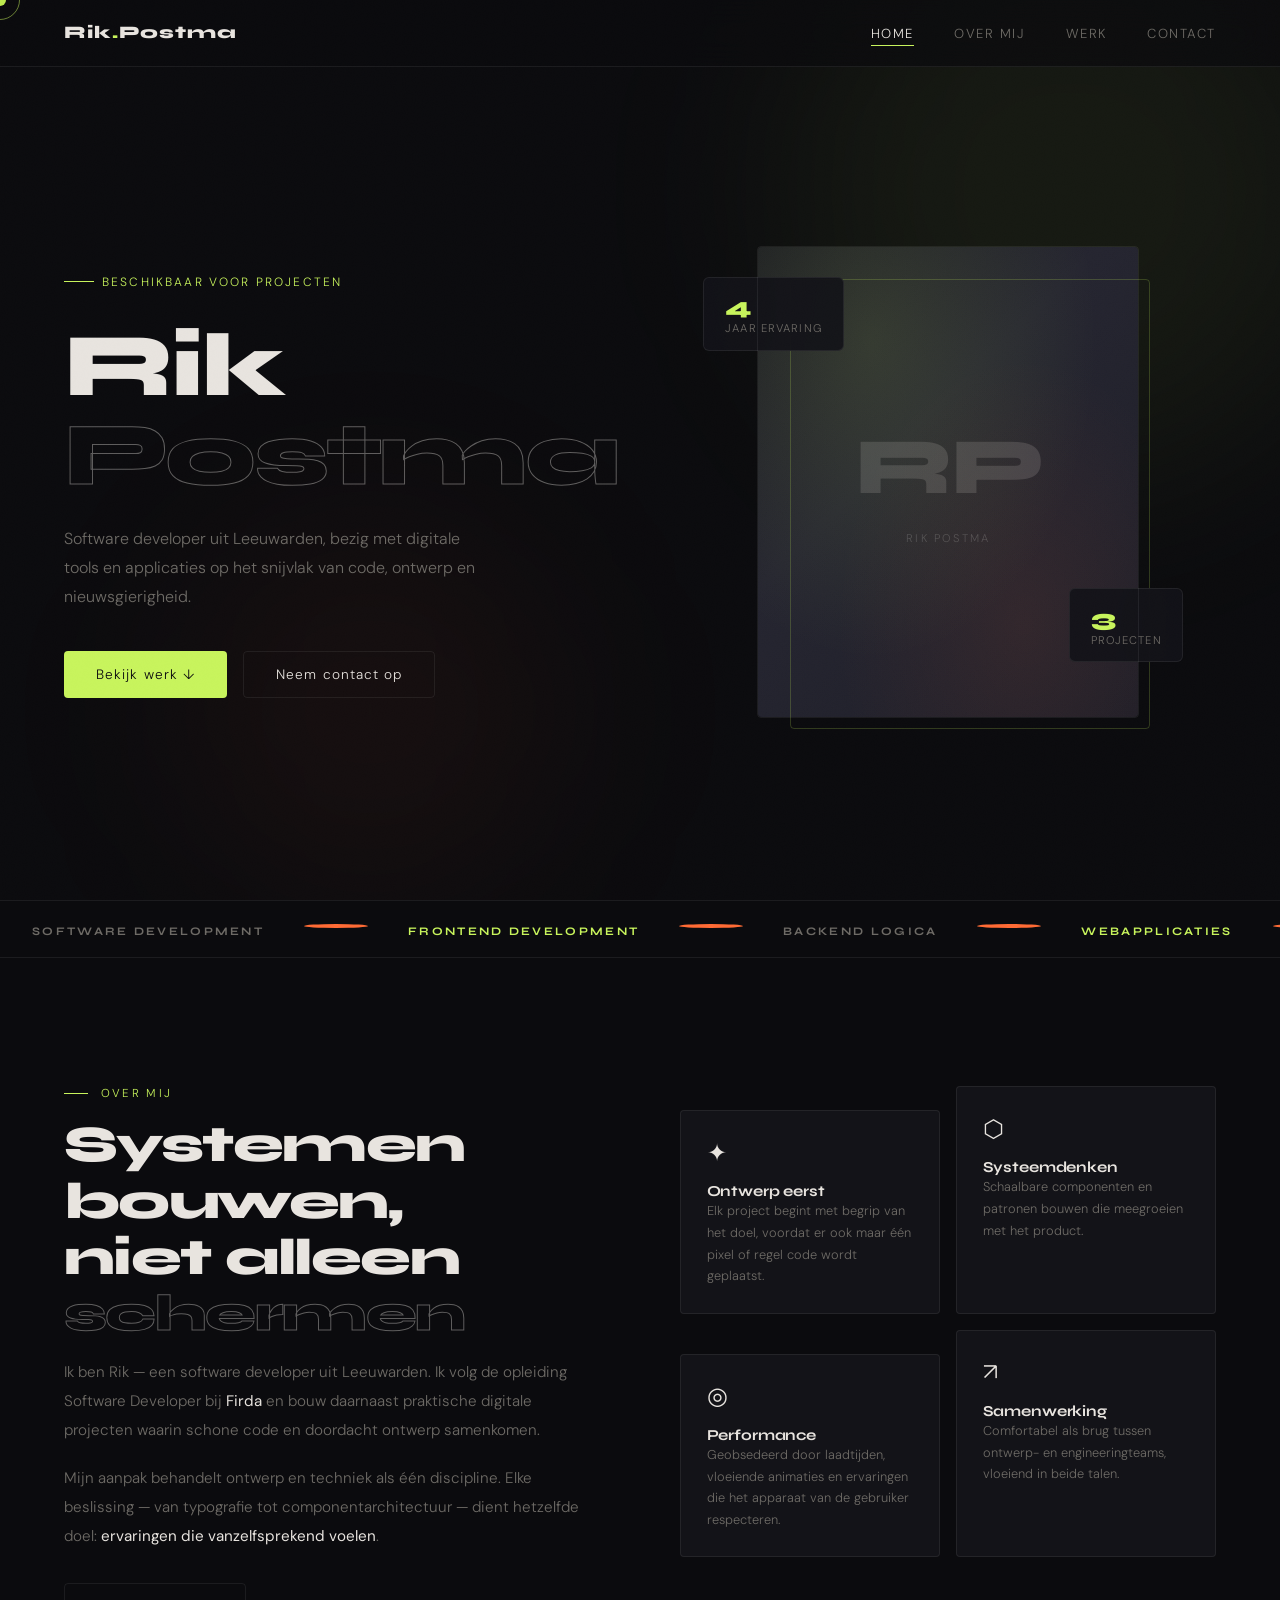
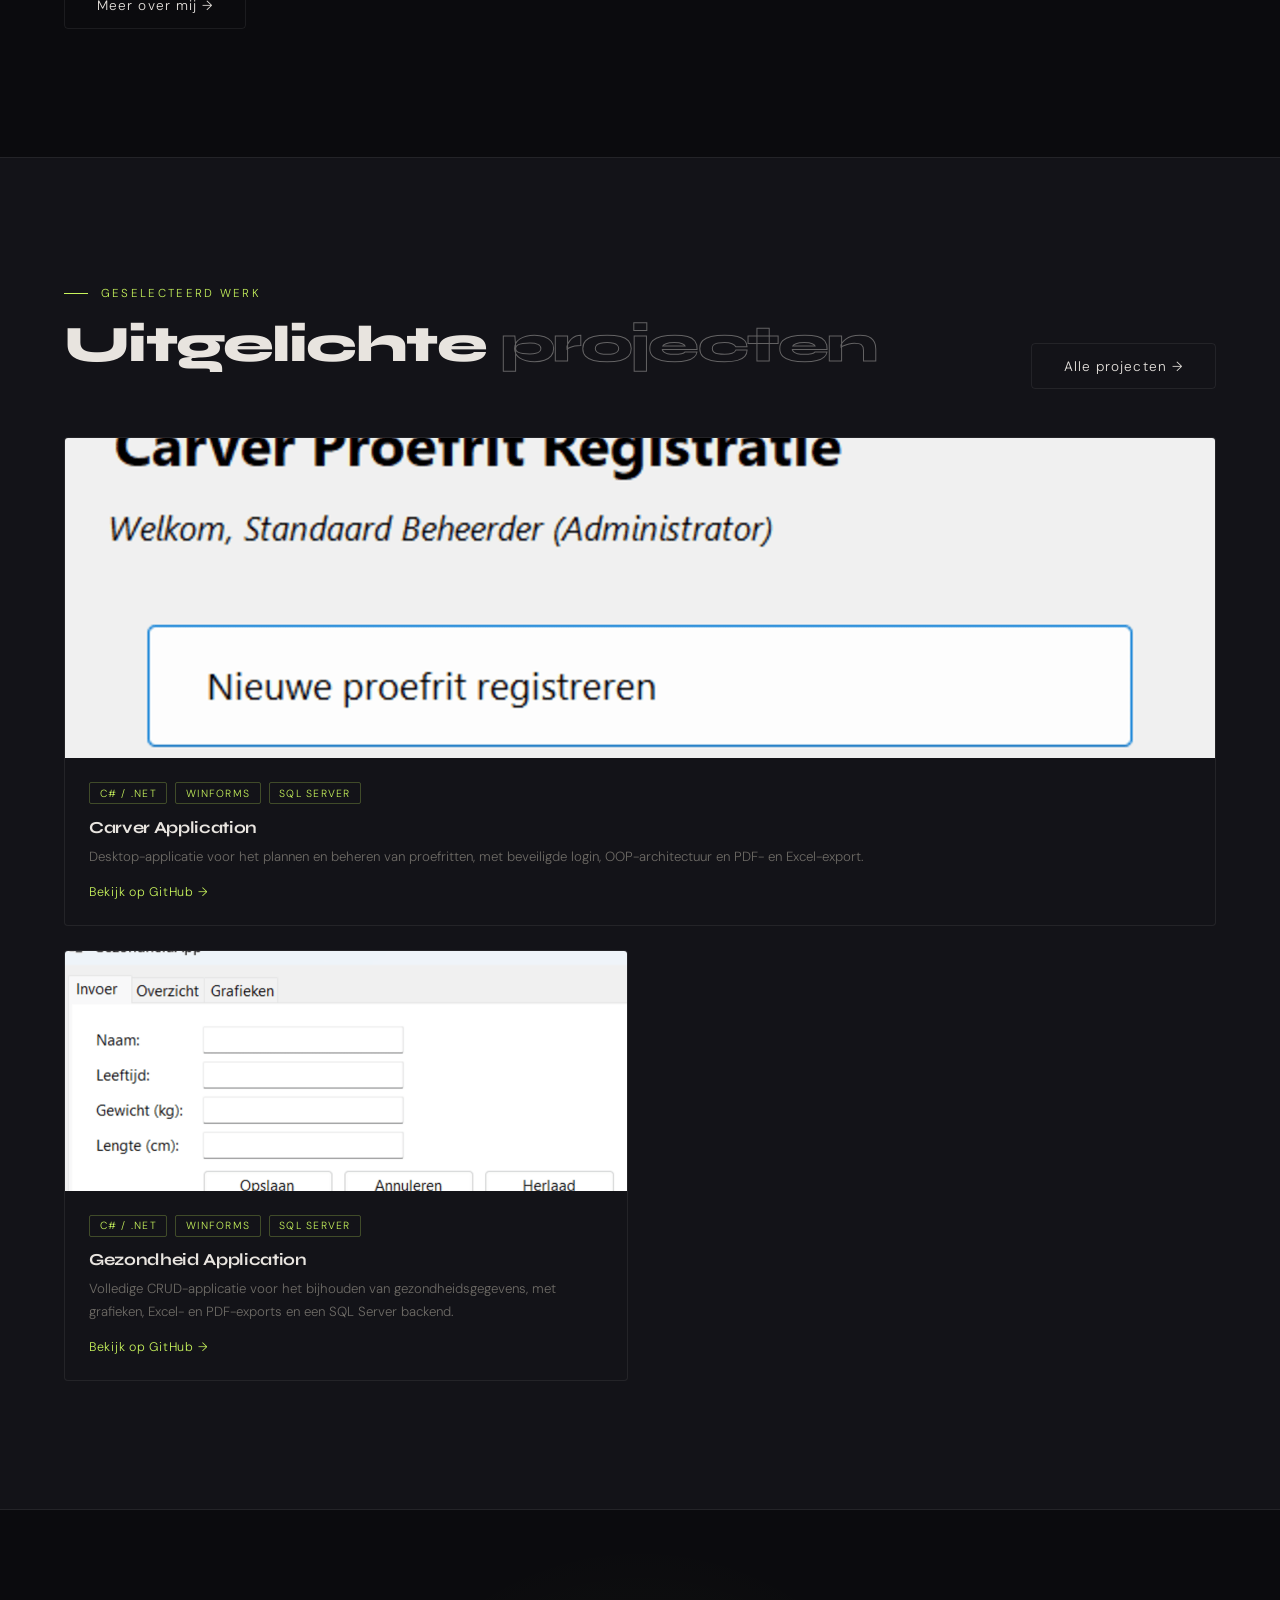
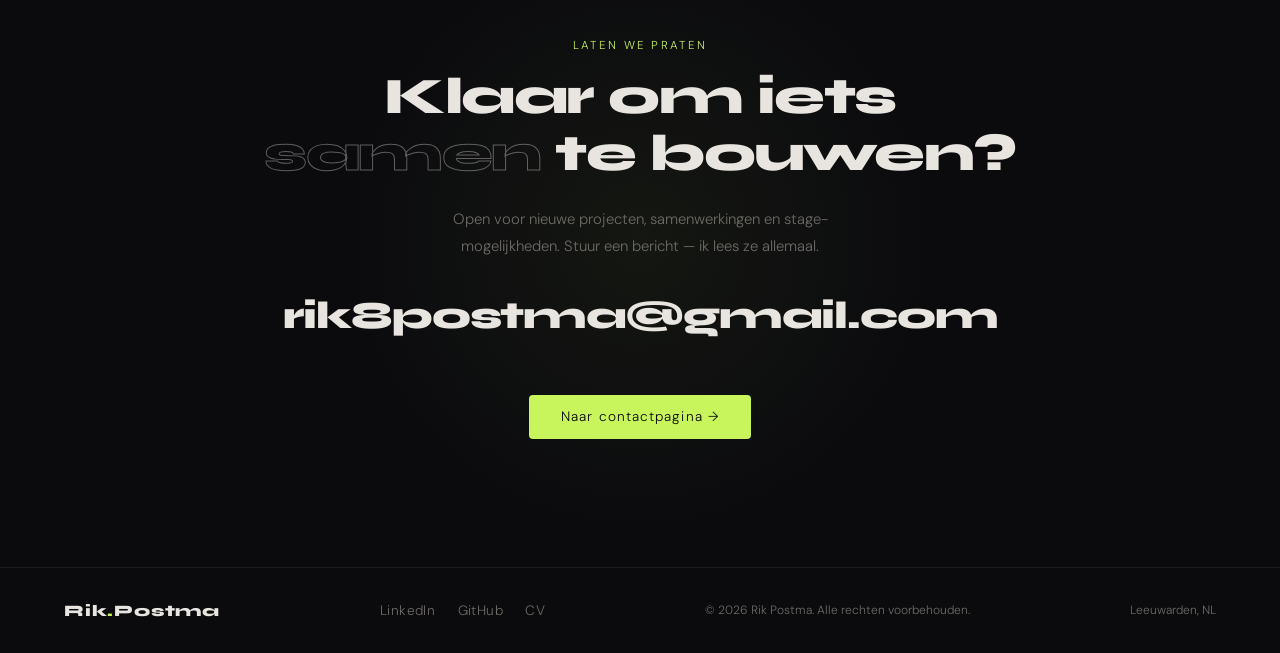
<file: index.html>
<!DOCTYPE html>
<html lang="nl">
<head>
  <meta charset="UTF-8" />
  <meta name="viewport" content="width=device-width, initial-scale=1.0"/>
  <meta name="description" content="Rik Postma — Software Developer uit Leeuwarden."/>
  <!-- Open Graph / social preview -->
  <meta property="og:type" content="website"/>
  <meta property="og:title" content="Rik Postma — Portfolio"/>
  <meta property="og:description" content="Software Developer uit Leeuwarden. Bekijk mijn projecten in C#, Java en webontwikkeling."/>
  <meta property="og:url" content="https://reaperswag42021.github.io/"/>
  <meta property="og:site_name" content="Rik Postma"/>
  <meta name="twitter:card" content="summary"/>
  <meta name="twitter:title" content="Rik Postma — Portfolio"/>
  <meta name="twitter:description" content="Software Developer uit Leeuwarden. Bekijk mijn projecten in C#, Java en webontwikkeling."/>
  <link rel="canonical" href="https://reaperswag42021.github.io/"/>
  <link rel="icon" type="image/svg+xml" href="favicon.svg">
  <link rel="icon" type="image/png" href="favicon.png">
  <title>Rik Postma — Portfolio</title>
  <link rel="preconnect" href="https://fonts.googleapis.com">
  <link href="https://fonts.googleapis.com/css2?family=Syne:wght@400;700;800&family=DM+Sans:ital,wght@0,300;0,400;1,300&display=swap" rel="stylesheet">
  <link rel="stylesheet" href="style.css">
</head>
<body>

  <!-- Custom cursor -->
  <div class="cursor" id="cursor"></div>
  <div class="cursor-ring" id="cursorRing"></div>

  <!-- ── NAVIGATIE ── -->
  <nav>
    <a href="index.html" class="nav-logo">Rik<span>.</span>Postma</a>
    <ul class="nav-links">
      <li><a href="index.html">Home</a></li>
      <li><a href="about.html">Over mij</a></li>
      <li><a href="work.html">Werk</a></li>
      <li><a href="contact.html">Contact</a></li>
    </ul>
    <button class="nav-hamburger" id="navHamburger" aria-label="Menu openen">
      <span></span><span></span><span></span>
    </button>
  </nav>

  <!-- Mobile drawer -->
  <div class="nav-overlay" id="navOverlay"></div>
  <div class="nav-drawer" id="navDrawer">
    <a href="index.html">Home</a>
    <a href="about.html">Over mij</a>
    <a href="work.html">Werk</a>
    <a href="contact.html">Contact</a>
  </div>

  <!-- ── HERO ── -->
  <section id="hero">
    <div class="hero-bg-circle c1"></div>
    <div class="hero-bg-circle c2"></div>

    <div class="hero-content">
      <div class="hero-tag">Beschikbaar voor projecten</div>
      <h1>Rik<br><em>Postma</em></h1>
      <p class="hero-desc">
        Software developer uit Leeuwarden, bezig met digitale tools en applicaties op het snijvlak van code, ontwerp en nieuwsgierigheid.
      </p>
      <div class="hero-cta">
        <a href="work.html" class="btn btn-primary">Bekijk werk ↓</a>
        <a href="contact.html" class="btn btn-ghost">Neem contact op</a>
      </div>
    </div>

    <div class="hero-visual">
      <div class="avatar-frame">
        <div class="avatar-placeholder">
          <div class="avatar-initials">RP</div>
          <div class="avatar-label">Rik Postma</div>
        </div>
        <div class="avatar-frame-accent"></div>
        <div class="hero-stat-card sc1">
          <div class="stat-num">4</div>
          <div class="stat-lbl">Jaar ervaring</div>
        </div>
        <div class="hero-stat-card sc2">
          <div class="stat-num">3</div>
          <div class="stat-lbl">Projecten</div>
        </div>
      </div>
    </div>
  </section>

  <!-- ── MARQUEE ── -->
  <div class="marquee-section">
    <div class="marquee-track">
      <span>Software Development</span><span class="marquee-dot"></span>
      <span class="accent">Frontend Development</span><span class="marquee-dot"></span>
      <span>Backend Logica</span><span class="marquee-dot"></span>
      <span class="accent">Webapplicaties</span><span class="marquee-dot"></span>
      <span>Databases</span><span class="marquee-dot"></span>
      <span class="accent">Clean Code</span><span class="marquee-dot"></span>
      <span>UI / UX</span><span class="marquee-dot"></span>
      <span class="accent">Probleemoplossing</span><span class="marquee-dot"></span>
      <!-- duplicate for seamless loop -->
      <span>Software Development</span><span class="marquee-dot"></span>
      <span class="accent">Frontend Development</span><span class="marquee-dot"></span>
      <span>Backend Logica</span><span class="marquee-dot"></span>
      <span class="accent">Webapplicaties</span><span class="marquee-dot"></span>
      <span>Databases</span><span class="marquee-dot"></span>
      <span class="accent">Clean Code</span><span class="marquee-dot"></span>
      <span>UI / UX</span><span class="marquee-dot"></span>
      <span class="accent">Probleemoplossing</span><span class="marquee-dot"></span>
    </div>
  </div>

  <!-- ── ABOUT PREVIEW ── -->
  <section id="about" class="section">
    <div class="about-text reveal">
      <div class="section-label">Over mij</div>
      <h2>Systemen bouwen,<br>niet alleen <em>schermen</em></h2>
      <p>Ik ben Rik — een software developer uit Leeuwarden. Ik volg de opleiding Software Developer bij <strong>Firda</strong> en bouw daarnaast praktische digitale projecten waarin schone code en doordacht ontwerp samenkomen.</p>
      <p>Mijn aanpak behandelt ontwerp en techniek als één discipline. Elke beslissing — van typografie tot componentarchitectuur — dient hetzelfde doel: <strong>ervaringen die vanzelfsprekend voelen</strong>.</p>
      <div style="margin-top:2rem;">
        <a href="about.html" class="btn btn-ghost">Meer over mij →</a>
      </div>
    </div>
    <div class="about-visual reveal">
      <div class="about-card">
        <div class="about-card-icon">✦</div>
        <h3>Ontwerp eerst</h3>
        <p>Elk project begint met begrip van het doel, voordat er ook maar één pixel of regel code wordt geplaatst.</p>
      </div>
      <div class="about-card">
        <div class="about-card-icon">⬡</div>
        <h3>Systeemdenken</h3>
        <p>Schaalbare componenten en patronen bouwen die meegroeien met het product.</p>
      </div>
      <div class="about-card">
        <div class="about-card-icon">◎</div>
        <h3>Performance</h3>
        <p>Geobsedeerd door laadtijden, vloeiende animaties en ervaringen die het apparaat van de gebruiker respecteren.</p>
      </div>
      <div class="about-card">
        <div class="about-card-icon">↗</div>
        <h3>Samenwerking</h3>
        <p>Comfortabel als brug tussen ontwerp- en engineeringteams, vloeiend in beide talen.</p>
      </div>
    </div>
  </section>

  <!-- ── FEATURED WORK ── -->
  <section id="work" class="section" style="background:var(--surface); border-top:1px solid var(--border); border-bottom:1px solid var(--border);">
    <div class="work-header reveal">
      <div>
        <div class="section-label">Geselecteerd werk</div>
        <h2>Uitgelichte <em>projecten</em></h2>
      </div>
      <a href="work.html" class="btn btn-ghost">Alle projecten →</a>
    </div>
    <div class="projects-grid featured">

      <div class="project-card reveal" data-tags="csharp desktop-app database">
        <div class="project-thumb">
          <div class="project-thumb-bg" style="background:#1a1f2e; overflow:hidden;">
            <img src="images/carver_application/cover.png" alt="Carver Application" style="width:100%; height:100%; object-fit:cover; display:block;">
          </div>
        </div>
        <div class="project-info">
          <div class="project-tags">
            <span class="project-tag">C# / .NET</span>
            <span class="project-tag">WinForms</span>
            <span class="project-tag">SQL Server</span>
          </div>
          <div class="project-title">Carver Application</div>
          <p class="project-desc">Desktop-applicatie voor het plannen en beheren van proefritten, met beveiligde login, OOP-architectuur en PDF- en Excel-export.</p>
          <a href="https://github.com/ReaperSwag42021/OOP_CSharp" class="project-link" target="_blank" rel="noopener noreferrer">Bekijk op GitHub →</a>
        </div>
      </div>

      <div class="project-card reveal" data-tags="csharp desktop-app database">
        <div class="project-thumb">
          <div class="project-thumb-bg" style="background:#0a2e1f; overflow:hidden;">
            <img src="images/gezondheid_application/cover.png" alt="Gezondheid Application" style="width:100%; height:100%; object-fit:cover; display:block;">
          </div>
        </div>
        <div class="project-info">
          <div class="project-tags">
            <span class="project-tag">C# / .NET</span>
            <span class="project-tag">WinForms</span>
            <span class="project-tag">SQL Server</span>
          </div>
          <div class="project-title">Gezondheid Application</div>
          <p class="project-desc">Volledige CRUD-applicatie voor het bijhouden van gezondheidsgegevens, met grafieken, Excel- en PDF-exports en een SQL Server backend.</p>
          <a href="https://github.com/ReaperSwag42021/gezondheid_app" class="project-link" target="_blank" rel="noopener noreferrer">Bekijk op GitHub →</a>
        </div>
      </div>

    </div>
  </section>

  <!-- ── CONTACT CTA ── -->
  <section id="contact" class="section contact-section">
    <div class="contact-glow"></div>
    <div class="contact-inner reveal">
      <div class="section-label centered">Laten we praten</div>
      <h2>Klaar om iets<br><em>samen</em> te bouwen?</h2>
      <p class="contact-sub">Open voor nieuwe projecten, samenwerkingen en stage-mogelijkheden. Stuur een bericht — ik lees ze allemaal.</p>
      <a href="mailto:rik8postma@gmail.com" class="contact-email">rik8postma@gmail.com</a>
      <div style="margin-top:1.5rem;">
        <a href="contact.html" class="btn btn-primary">Naar contactpagina →</a>
      </div>
    </div>
  </section>

  <!-- ── FOOTER ── -->
  <footer>
    <div class="footer-logo">Rik<span>.</span>Postma</div>
    <div class="footer-social">
      <a href="https://www.linkedin.com/in/rik-postma-0938333a7/" target="_blank" rel="noopener noreferrer">LinkedIn</a>
      <a href="https://github.com/ReaperSwag42021" target="_blank" rel="noopener noreferrer">GitHub</a>
      <a href="CV_Rik_Postma.pdf" target="_blank" rel="noopener noreferrer">CV</a>
    </div>
    <p>© 2026 Rik Postma. Alle rechten voorbehouden.</p>
    <p>Leeuwarden, NL</p>
  </footer>

  <script src="main.js"></script>
</body>
</html>
</file>
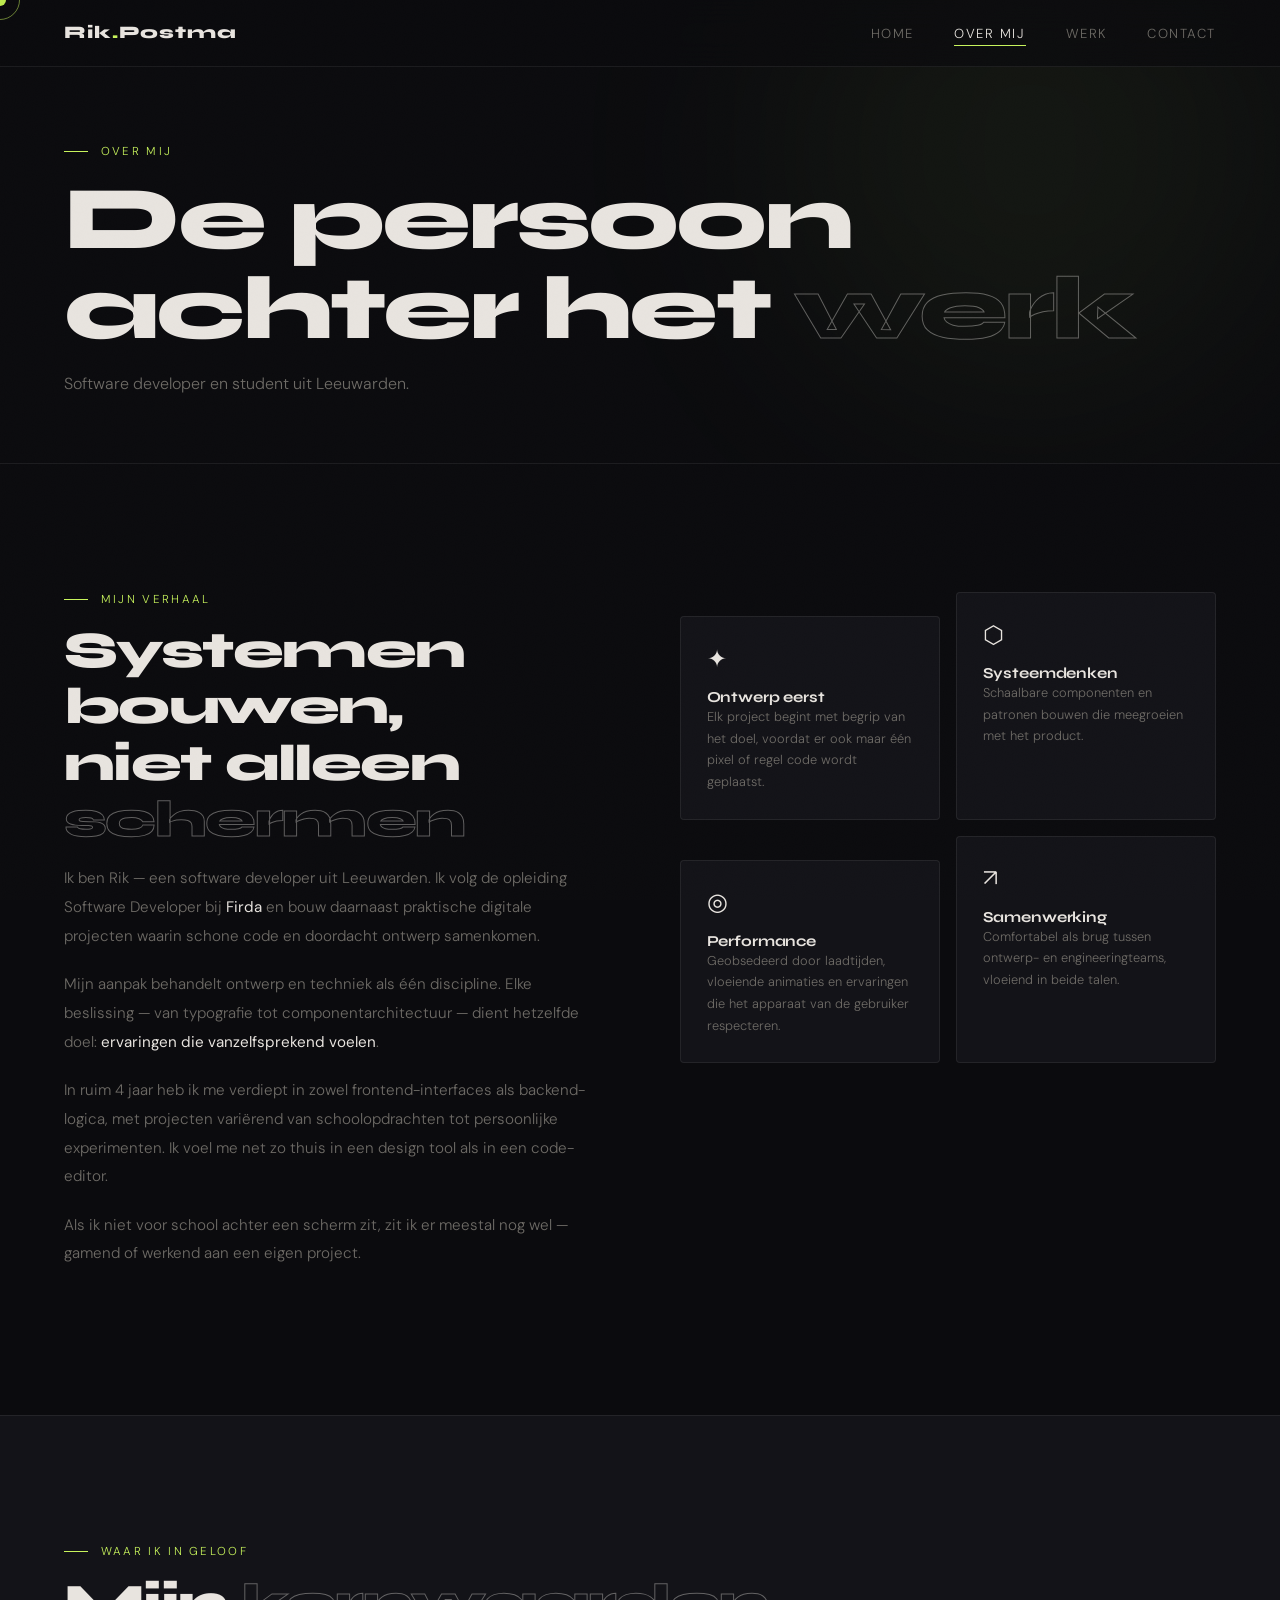
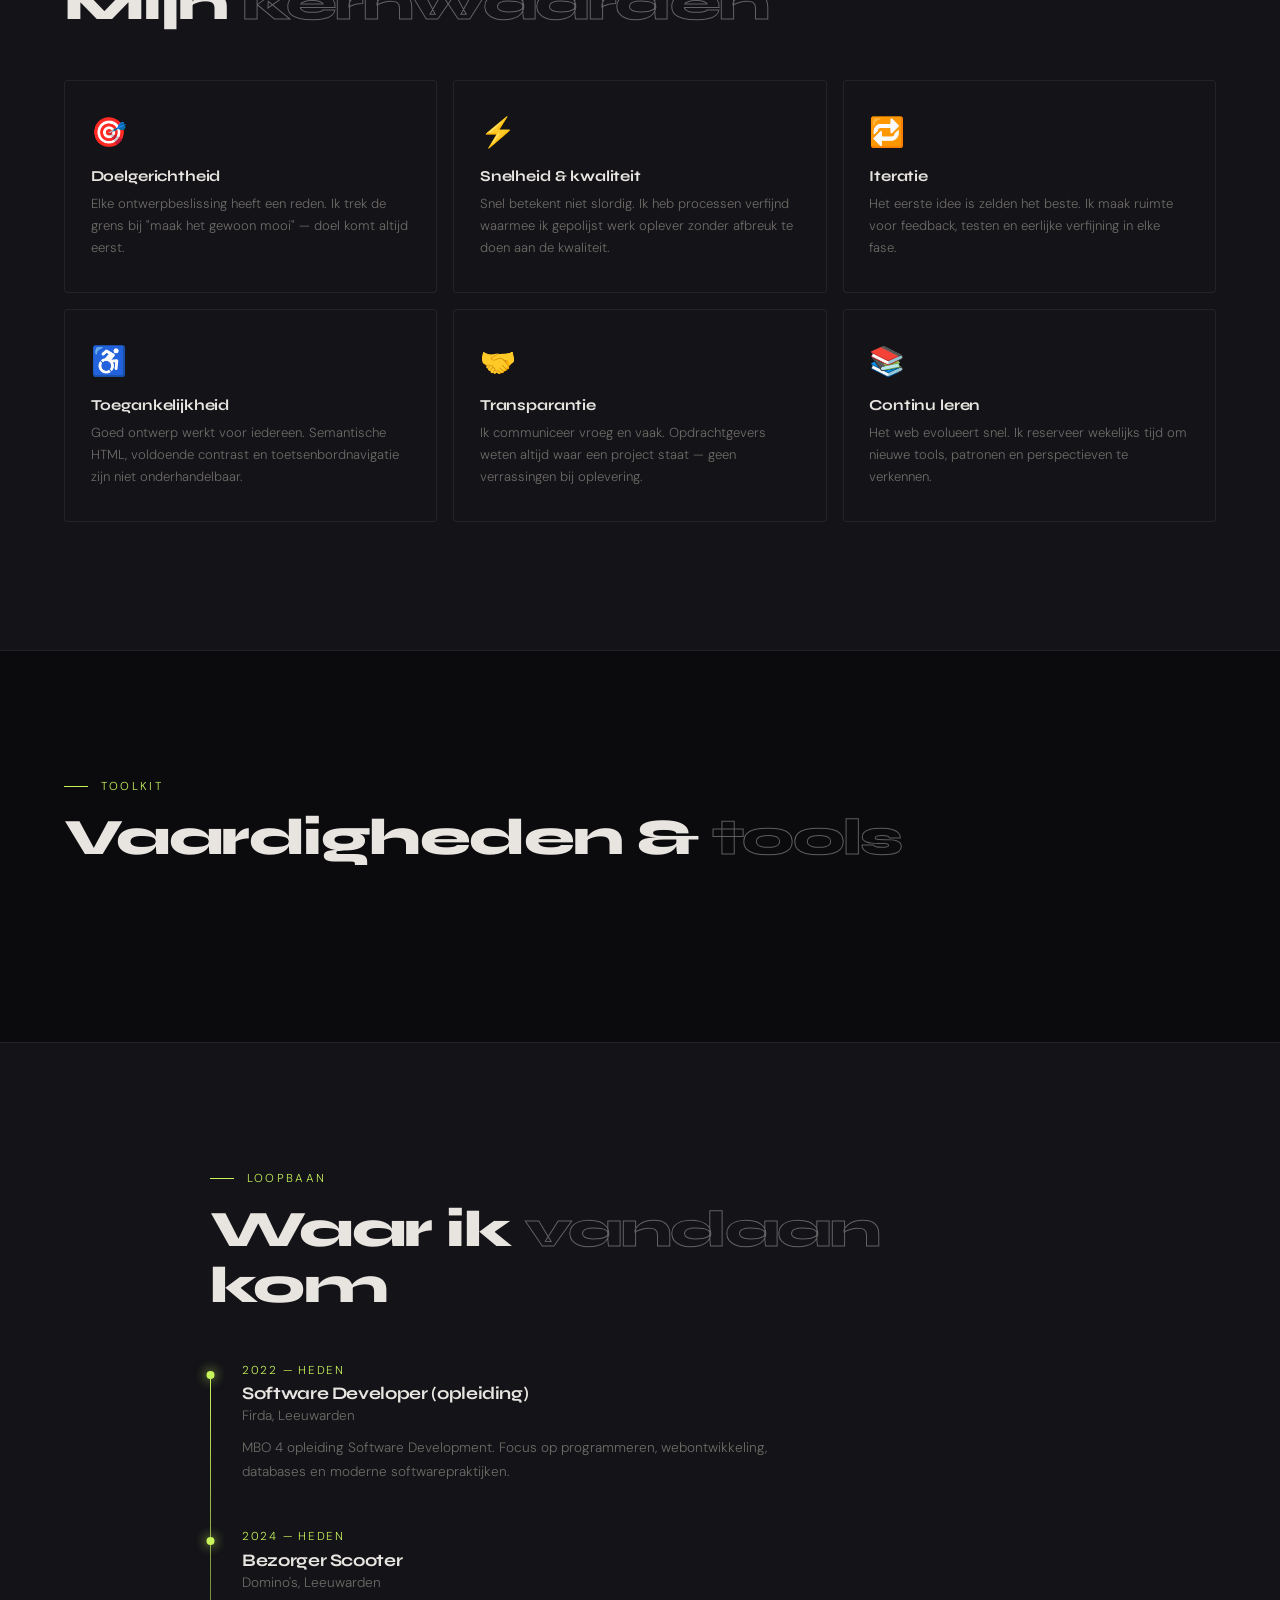
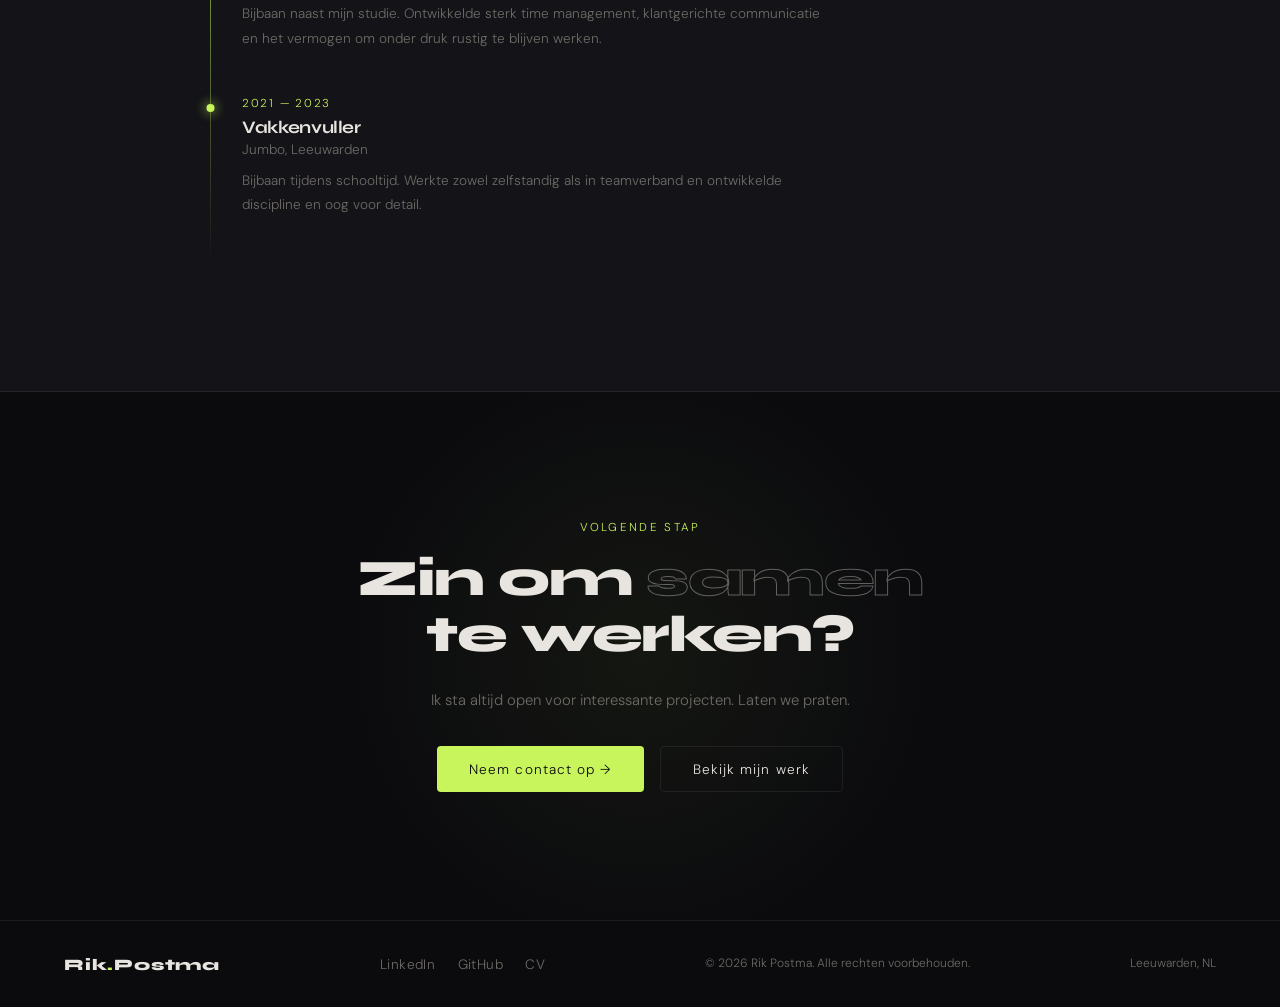
<file: about.html>
<!DOCTYPE html>
<html lang="nl">
<head>
  <meta charset="UTF-8" />
  <meta name="viewport" content="width=device-width, initial-scale=1.0"/>
  <meta name="description" content="Over Rik Postma — Software Developer."/>
  <!-- Open Graph / social preview -->
  <meta property="og:type" content="website"/>
  <meta property="og:title" content="Over mij — Rik Postma"/>
  <meta property="og:description" content="Software Developer en student bij Firda Leeuwarden. Lees meer over mijn achtergrond en vaardigheden."/>
  <meta property="og:url" content="https://reaperswag42021.github.io/about.html"/>
  <meta property="og:site_name" content="Rik Postma"/>
  <meta name="twitter:card" content="summary"/>
  <meta name="twitter:title" content="Over mij — Rik Postma"/>
  <meta name="twitter:description" content="Software Developer en student bij Firda Leeuwarden. Lees meer over mijn achtergrond en vaardigheden."/>
  <link rel="canonical" href="https://reaperswag42021.github.io/about.html"/>
  <link rel="icon" type="image/svg+xml" href="favicon.svg">
  <link rel="icon" type="image/png" href="favicon.png">
  <title>Over mij — Rik Postma</title>
  <link rel="preconnect" href="https://fonts.googleapis.com">
  <link href="https://fonts.googleapis.com/css2?family=Syne:wght@400;700;800&family=DM+Sans:ital,wght@0,300;0,400;1,300&display=swap" rel="stylesheet">
  <link rel="stylesheet" href="style.css">
</head>
<body>

  <!-- Custom cursor -->
  <div class="cursor" id="cursor"></div>
  <div class="cursor-ring" id="cursorRing"></div>

  <!-- ── NAVIGATIE ── -->
  <nav>
    <a href="index.html" class="nav-logo">Rik<span>.</span>Postma</a>
    <ul class="nav-links">
      <li><a href="index.html">Home</a></li>
      <li><a href="about.html">Over mij</a></li>
      <li><a href="work.html">Werk</a></li>
      <li><a href="contact.html">Contact</a></li>
    </ul>
    <button class="nav-hamburger" id="navHamburger" aria-label="Menu openen">
      <span></span><span></span><span></span>
    </button>
  </nav>
  <div class="nav-overlay" id="navOverlay"></div>
  <div class="nav-drawer" id="navDrawer">
    <a href="index.html">Home</a>
    <a href="about.html">Over mij</a>
    <a href="work.html">Werk</a>
    <a href="contact.html">Contact</a>
  </div>

  <!-- ── PAGE HERO ── -->
  <div class="page-hero">
    <div class="page-hero-bg"></div>
    <div class="page-hero-content">
      <div class="section-label">Over mij</div>
      <h1>De persoon<br>achter het <em>werk</em></h1>
      <p>Software developer en student uit Leeuwarden.</p>
    </div>
  </div>

  <!-- ── INTRO ── -->
  <section id="about" class="section">
    <div class="about-text reveal">
      <div class="section-label">Mijn verhaal</div>
      <h2>Systemen bouwen,<br>niet alleen <em>schermen</em></h2>
      <p>Ik ben Rik — een software developer uit Leeuwarden. Ik volg de opleiding Software Developer bij <strong>Firda</strong> en bouw daarnaast praktische digitale projecten waarin schone code en doordacht ontwerp samenkomen.</p>
      <p>Mijn aanpak behandelt ontwerp en techniek als één discipline. Elke beslissing — van typografie tot componentarchitectuur — dient hetzelfde doel: <strong>ervaringen die vanzelfsprekend voelen</strong>.</p>
      <p>In ruim 4 jaar heb ik me verdiept in zowel frontend-interfaces als backend-logica, met projecten variërend van schoolopdrachten tot persoonlijke experimenten. Ik voel me net zo thuis in een design tool als in een code-editor.</p>
      <p>Als ik niet voor school achter een scherm zit, zit ik er meestal nog wel — gamend of werkend aan een eigen project.</p>
    </div>
    <div class="about-visual reveal">
      <div class="about-card">
        <div class="about-card-icon">✦</div>
        <h3>Ontwerp eerst</h3>
        <p>Elk project begint met begrip van het doel, voordat er ook maar één pixel of regel code wordt geplaatst.</p>
      </div>
      <div class="about-card">
        <div class="about-card-icon">⬡</div>
        <h3>Systeemdenken</h3>
        <p>Schaalbare componenten en patronen bouwen die meegroeien met het product.</p>
      </div>
      <div class="about-card">
        <div class="about-card-icon">◎</div>
        <h3>Performance</h3>
        <p>Geobsedeerd door laadtijden, vloeiende animaties en ervaringen die het apparaat van de gebruiker respecteren.</p>
      </div>
      <div class="about-card">
        <div class="about-card-icon">↗</div>
        <h3>Samenwerking</h3>
        <p>Comfortabel als brug tussen ontwerp- en engineeringteams, vloeiend in beide talen.</p>
      </div>
    </div>
  </section>

  <!-- ── VALUES ── -->
  <section class="section" style="background:var(--surface); border-top:1px solid var(--border); border-bottom:1px solid var(--border);">
    <div class="reveal">
      <div class="section-label">Waar ik in geloof</div>
      <h2>Mijn <em>kernwaarden</em></h2>
    </div>
    <div class="values-grid" style="margin-top:3rem;">
      <div class="value-card reveal">
        <div class="value-icon">🎯</div>
        <h3>Doelgerichtheid</h3>
        <p>Elke ontwerpbeslissing heeft een reden. Ik trek de grens bij "maak het gewoon mooi" — doel komt altijd eerst.</p>
      </div>
      <div class="value-card reveal">
        <div class="value-icon">⚡</div>
        <h3>Snelheid &amp; kwaliteit</h3>
        <p>Snel betekent niet slordig. Ik heb processen verfijnd waarmee ik gepolijst werk oplever zonder afbreuk te doen aan de kwaliteit.</p>
      </div>
      <div class="value-card reveal">
        <div class="value-icon">🔁</div>
        <h3>Iteratie</h3>
        <p>Het eerste idee is zelden het beste. Ik maak ruimte voor feedback, testen en eerlijke verfijning in elke fase.</p>
      </div>
      <div class="value-card reveal">
        <div class="value-icon">♿</div>
        <h3>Toegankelijkheid</h3>
        <p>Goed ontwerp werkt voor iedereen. Semantische HTML, voldoende contrast en toetsenbordnavigatie zijn niet onderhandelbaar.</p>
      </div>
      <div class="value-card reveal">
        <div class="value-icon">🤝</div>
        <h3>Transparantie</h3>
        <p>Ik communiceer vroeg en vaak. Opdrachtgevers weten altijd waar een project staat — geen verrassingen bij oplevering.</p>
      </div>
      <div class="value-card reveal">
        <div class="value-icon">📚</div>
        <h3>Continu leren</h3>
        <p>Het web evolueert snel. Ik reserveer wekelijks tijd om nieuwe tools, patronen en perspectieven te verkennen.</p>
      </div>
    </div>
  </section>

  <!-- ── SKILLS ── -->
  <section class="section">
    <div class="reveal">
      <div class="section-label">Toolkit</div>
      <h2>Vaardigheden &amp; <em>tools</em></h2>
    </div>
    <div class="skills-full reveal" style="margin-top:3rem;">
      <!-- Skill tags will be added here -->
    </div>
  </section>

  <!-- ── EXPERIENCE ── -->
  <section class="section" style="background:var(--surface); border-top:1px solid var(--border); border-bottom:1px solid var(--border);">
    <div class="exp-inner">
      <div class="exp-header reveal">
        <div class="section-label">Loopbaan</div>
        <h2>Waar ik <em>vandaan</em> kom</h2>
      </div>
      <div class="timeline">
        <div class="timeline-item">
          <div class="timeline-period">2022 — heden</div>
          <div class="timeline-role">Software Developer (opleiding)</div>
          <div class="timeline-company">Firda, Leeuwarden</div>
          <p class="timeline-desc">MBO 4 opleiding Software Development. Focus op programmeren, webontwikkeling, databases en moderne softwarepraktijken.</p>
        </div>
        <div class="timeline-item">
          <div class="timeline-period">2024 — heden</div>
          <div class="timeline-role">Bezorger Scooter</div>
          <div class="timeline-company">Domino's, Leeuwarden</div>
          <p class="timeline-desc">Bijbaan naast mijn studie. Ontwikkelde sterk time management, klantgerichte communicatie en het vermogen om onder druk rustig te blijven werken.</p>
        </div>
        <div class="timeline-item">
          <div class="timeline-period">2021 — 2023</div>
          <div class="timeline-role">Vakkenvuller</div>
          <div class="timeline-company">Jumbo, Leeuwarden</div>
          <p class="timeline-desc">Bijbaan tijdens schooltijd. Werkte zowel zelfstandig als in teamverband en ontwikkelde discipline en oog voor detail.</p>
        </div>
      </div>
    </div>
  </section>

  <!-- ── CTA ── -->
  <section class="section contact-section">
    <div class="contact-glow"></div>
    <div class="contact-inner reveal">
      <div class="section-label centered">Volgende stap</div>
      <h2>Zin om <em>samen</em><br>te werken?</h2>
      <p class="contact-sub">Ik sta altijd open voor interessante projecten. Laten we praten.</p>
      <div style="margin-top:2rem; display:flex; gap:1rem; justify-content:center; flex-wrap:wrap;">
        <a href="contact.html" class="btn btn-primary">Neem contact op →</a>
        <a href="work.html" class="btn btn-ghost">Bekijk mijn werk</a>
      </div>
    </div>
  </section>

  <!-- ── FOOTER ── -->
  <footer>
    <div class="footer-logo">Rik<span>.</span>Postma</div>
    <div class="footer-social">
      <a href="https://www.linkedin.com/in/rik-postma-0938333a7/" target="_blank" rel="noopener noreferrer">LinkedIn</a>
      <a href="https://github.com/ReaperSwag42021" target="_blank" rel="noopener noreferrer">GitHub</a>
      <a href="CV_Rik_Postma.pdf" target="_blank" rel="noopener noreferrer">CV</a>
    </div>
    <p>© 2026 Rik Postma. Alle rechten voorbehouden.</p>
    <p>Leeuwarden, NL</p>
  </footer>

  <script src="main.js"></script>
</body>
</html>
</file>
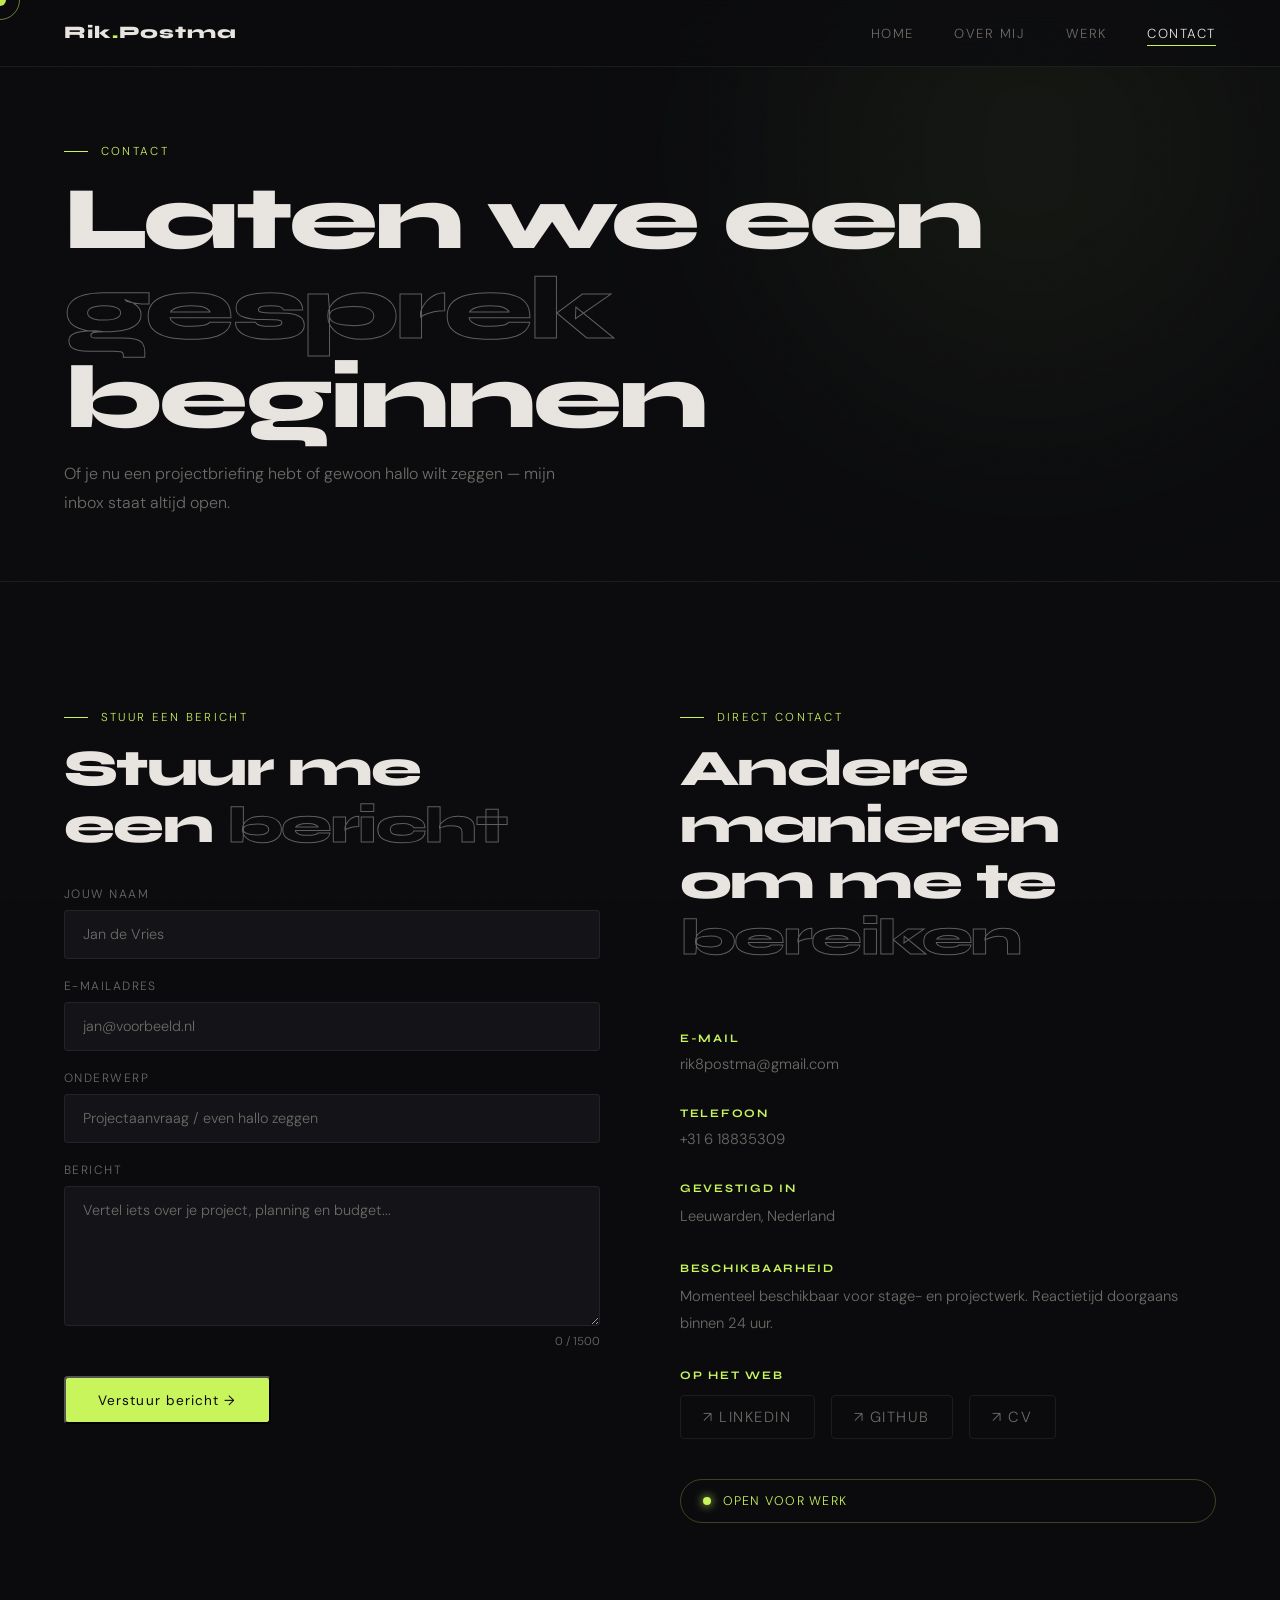
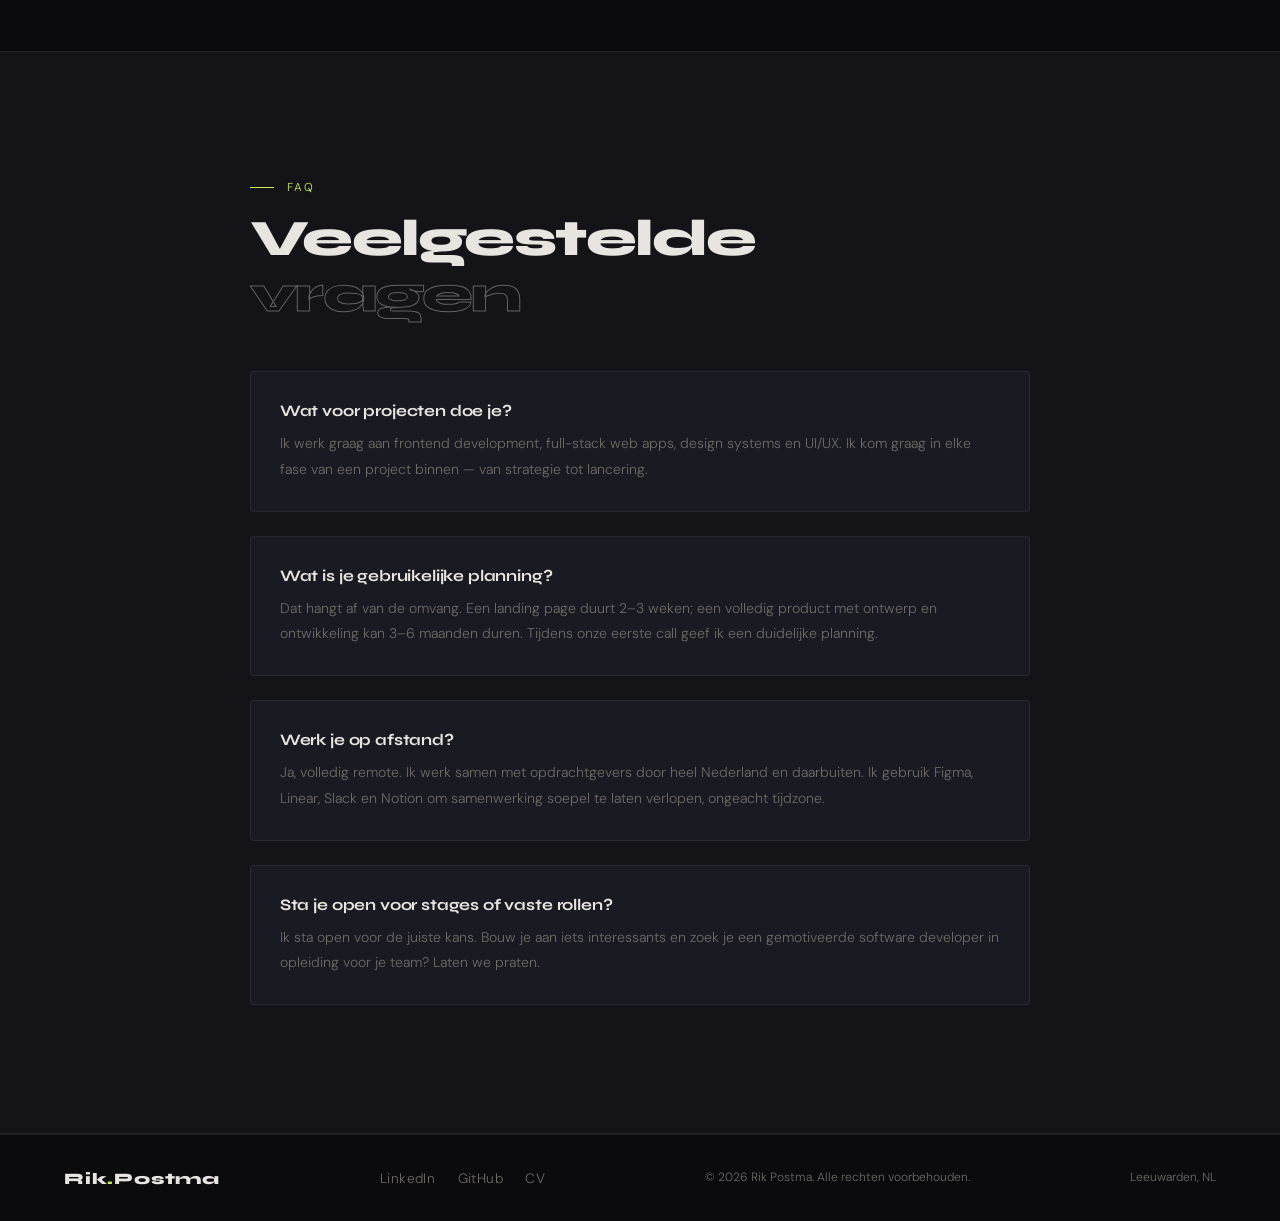
<file: contact.html>
<!DOCTYPE html>
<html lang="nl">
<head>
  <meta charset="UTF-8" />
  <meta name="viewport" content="width=device-width, initial-scale=1.0"/>
  <meta name="description" content="Neem contact op met Rik Postma — Software Developer."/>
  <!-- Open Graph / social preview -->
  <meta property="og:type" content="website"/>
  <meta property="og:title" content="Contact — Rik Postma"/>
  <meta property="og:description" content="Neem contact op met Rik Postma — Software Developer uit Leeuwarden."/>
  <meta property="og:url" content="https://reaperswag42021.github.io/contact.html"/>
  <meta property="og:site_name" content="Rik Postma"/>
  <meta name="twitter:card" content="summary"/>
  <meta name="twitter:title" content="Contact — Rik Postma"/>
  <meta name="twitter:description" content="Neem contact op met Rik Postma — Software Developer uit Leeuwarden."/>
  <link rel="canonical" href="https://reaperswag42021.github.io/contact.html"/>
  <link rel="icon" type="image/svg+xml" href="favicon.svg">
  <link rel="icon" type="image/png" href="favicon.png">
  <title>Contact — Rik Postma</title>
  <link rel="preconnect" href="https://fonts.googleapis.com">
  <link href="https://fonts.googleapis.com/css2?family=Syne:wght@400;700;800&family=DM+Sans:ital,wght@0,300;0,400;1,300&display=swap" rel="stylesheet">
  <link rel="stylesheet" href="style.css">
</head>
<body>

  <!-- Custom cursor -->
  <div class="cursor" id="cursor"></div>
  <div class="cursor-ring" id="cursorRing"></div>

  <!-- ── NAVIGATIE ── -->
  <nav>
    <a href="index.html" class="nav-logo">Rik<span>.</span>Postma</a>
    <ul class="nav-links">
      <li><a href="index.html">Home</a></li>
      <li><a href="about.html">Over mij</a></li>
      <li><a href="work.html">Werk</a></li>
      <li><a href="contact.html">Contact</a></li>
    </ul>
    <button class="nav-hamburger" id="navHamburger" aria-label="Menu openen">
      <span></span><span></span><span></span>
    </button>
  </nav>
  <div class="nav-overlay" id="navOverlay"></div>
  <div class="nav-drawer" id="navDrawer">
    <a href="index.html">Home</a>
    <a href="about.html">Over mij</a>
    <a href="work.html">Werk</a>
    <a href="contact.html">Contact</a>
  </div>

  <!-- ── PAGE HERO ── -->
  <div class="page-hero">
    <div class="page-hero-bg"></div>
    <div class="page-hero-content">
      <div class="section-label">Contact</div>
      <h1>Laten we een<br><em>gesprek</em> beginnen</h1>
      <p>Of je nu een projectbriefing hebt of gewoon hallo wilt zeggen — mijn inbox staat altijd open.</p>
    </div>
  </div>

  <!-- ── CONTACT FORM + INFO ── -->
  <section class="section">
    <div class="contact-grid">

      <!-- Form -->
      <div class="reveal">
        <div class="section-label">Stuur een bericht</div>
        <h2 style="margin-bottom:2rem;">Stuur me<br>een <em>bericht</em></h2>
        <form class="contact-form" id="contactForm" action="https://api.web3forms.com/submit" method="POST" novalidate>
          <!-- Web3Forms: vervang onderstaande key door je eigen access key van web3forms.com -->
          <input type="hidden" name="access_key" value="69ace04a-af6d-4a00-b152-d6491adad450">
          <input type="hidden" name="subject" value="Nieuw bericht via portfolio">
          <input type="hidden" name="from_name" value="Portfolio Rik Postma">
          <!-- Honeypot tegen spam -->
          <input type="checkbox" name="botcheck" style="display:none;" tabindex="-1" autocomplete="off">

          <div class="form-group">
            <label for="name">Jouw naam</label>
            <input type="text" id="name" name="name" placeholder="Jan de Vries" maxlength="60" required>
          </div>
          <div class="form-group">
            <label for="email">E-mailadres</label>
            <input type="email" id="email" name="email" placeholder="jan@voorbeeld.nl" maxlength="100" required>
          </div>
          <div class="form-group">
            <label for="subject_field">Onderwerp</label>
            <input type="text" id="subject_field" name="onderwerp" placeholder="Projectaanvraag / even hallo zeggen" maxlength="100">
          </div>
          <div class="form-group">
            <label for="message">Bericht</label>
            <textarea id="message" name="message" rows="6" placeholder="Vertel iets over je project, planning en budget..." maxlength="1500" required></textarea>
            <span id="charCount" style="font-size:0.72rem; color:var(--muted); align-self:flex-end;">0 / 1500</span>
          </div>
          <button type="submit" class="btn btn-primary" style="align-self:flex-start; margin-top:0.5rem;">
            Verstuur bericht →
          </button>
          <p id="formStatus" style="font-size:0.85rem; margin-top:0.5rem;"></p>
        </form>
      </div>

      <!-- Contact info -->
      <div class="contact-info reveal">
        <div>
          <div class="section-label">Direct contact</div>
          <h2 style="margin-bottom:2rem;">Andere manieren<br>om me te <em>bereiken</em></h2>
        </div>

        <div class="contact-info-item">
          <h3>E-mail</h3>
          <a href="mailto:rik8postma@gmail.com">rik8postma@gmail.com</a>
        </div>

        <div class="contact-info-item">
          <h3>Telefoon</h3>
          <a href="tel:+31618835309">+31 6 18835309</a>
        </div>

        <div class="contact-info-item">
          <h3>Gevestigd in</h3>
          <p>Leeuwarden, Nederland</p>
        </div>

        <div class="contact-info-item">
          <h3>Beschikbaarheid</h3>
          <p>Momenteel beschikbaar voor stage- en projectwerk. Reactietijd doorgaans binnen 24 uur.</p>
        </div>

        <div class="contact-info-item">
          <h3>Op het web</h3>
          <div class="social-row" style="justify-content:flex-start; margin-top:0.8rem; flex-wrap:wrap;">
            <a href="https://www.linkedin.com/in/rik-postma-0938333a7/" class="social-link" target="_blank" rel="noopener noreferrer">↗ LinkedIn</a>
            <a href="https://github.com/ReaperSwag42021" class="social-link" target="_blank" rel="noopener noreferrer">↗ GitHub</a>
            <a href="CV_Rik_Postma.pdf" class="social-link" target="_blank" rel="noopener noreferrer">↗ CV</a>
          </div>
        </div>

        <!-- Decorative availability badge -->
        <div style="display:inline-flex; align-items:center; gap:0.7rem; padding:0.8rem 1.4rem; border:1px solid rgba(200,244,92,0.25); border-radius:100px; margin-top:0.5rem;">
          <span style="width:8px;height:8px;border-radius:50%;background:var(--accent);box-shadow:0 0 10px var(--accent);animation:pulse 2s ease-in-out infinite;flex-shrink:0;"></span>
          <span style="font-size:0.78rem;letter-spacing:0.1em;text-transform:uppercase;color:var(--accent);">Open voor werk</span>
        </div>
      </div>

    </div>
  </section>

  <!-- ── FAQ ── -->
  <section class="section" style="background:var(--surface); border-top:1px solid var(--border); border-bottom:1px solid var(--border);">
    <div class="reveal" style="max-width:780px; margin:0 auto;">
      <div class="section-label">FAQ</div>
      <h2>Veelgestelde <em>vragen</em></h2>
      <div style="margin-top:3rem; display:flex; flex-direction:column; gap:1.5rem;">

        <div style="padding:1.8rem; background:var(--surface2); border:1px solid var(--border); border-radius:var(--radius);">
          <h3 style="margin-bottom:0.7rem; font-size:1rem;">Wat voor projecten doe je?</h3>
          <p style="color:var(--muted); font-size:0.88rem; line-height:1.8;">Ik werk graag aan frontend development, full-stack web apps, design systems en UI/UX. Ik kom graag in elke fase van een project binnen — van strategie tot lancering.</p>
        </div>

        <div style="padding:1.8rem; background:var(--surface2); border:1px solid var(--border); border-radius:var(--radius);">
          <h3 style="margin-bottom:0.7rem; font-size:1rem;">Wat is je gebruikelijke planning?</h3>
          <p style="color:var(--muted); font-size:0.88rem; line-height:1.8;">Dat hangt af van de omvang. Een landing page duurt 2–3 weken; een volledig product met ontwerp en ontwikkeling kan 3–6 maanden duren. Tijdens onze eerste call geef ik een duidelijke planning.</p>
        </div>

        <div style="padding:1.8rem; background:var(--surface2); border:1px solid var(--border); border-radius:var(--radius);">
          <h3 style="margin-bottom:0.7rem; font-size:1rem;">Werk je op afstand?</h3>
          <p style="color:var(--muted); font-size:0.88rem; line-height:1.8;">Ja, volledig remote. Ik werk samen met opdrachtgevers door heel Nederland en daarbuiten. Ik gebruik Figma, Linear, Slack en Notion om samenwerking soepel te laten verlopen, ongeacht tijdzone.</p>
        </div>

        <div style="padding:1.8rem; background:var(--surface2); border:1px solid var(--border); border-radius:var(--radius);">
          <h3 style="margin-bottom:0.7rem; font-size:1rem;">Sta je open voor stages of vaste rollen?</h3>
          <p style="color:var(--muted); font-size:0.88rem; line-height:1.8;">Ik sta open voor de juiste kans. Bouw je aan iets interessants en zoek je een gemotiveerde software developer in opleiding voor je team? Laten we praten.</p>
        </div>

      </div>
    </div>
  </section>

  <!-- ── FOOTER ── -->
  <footer>
    <div class="footer-logo">Rik<span>.</span>Postma</div>
    <div class="footer-social">
      <a href="https://www.linkedin.com/in/rik-postma-0938333a7/" target="_blank" rel="noopener noreferrer">LinkedIn</a>
      <a href="https://github.com/ReaperSwag42021" target="_blank" rel="noopener noreferrer">GitHub</a>
      <a href="CV_Rik_Postma.pdf" target="_blank" rel="noopener noreferrer">CV</a>
    </div>
    <p>© 2026 Rik Postma. Alle rechten voorbehouden.</p>
    <p>Leeuwarden, NL</p>
  </footer>

  <style>
    @keyframes pulse {
      0%, 100% { box-shadow: 0 0 6px var(--accent); }
      50%       { box-shadow: 0 0 14px var(--accent); }
    }
  </style>

  <script src="main.js"></script>
</body>
</html>
</file>
<file: style.css>
/* ============================================================
   RIKPOSTMA.NL — style.css
   ============================================================ */

/* ── Reset & Variables ── */
*, *::before, *::after { margin: 0; padding: 0; box-sizing: border-box; }

:root {
  --bg:       #0b0b0e;
  --surface:  #131318;
  --surface2: #1a1a22;
  --border:   rgba(255,255,255,0.07);
  --text:     #e8e4df;
  --muted:    #6e6b66;
  --accent:   #c8f45c;
  --accent2:  #ff6b35;

  --pad-x:    4rem;
  --pad-y:    8rem;
  --radius:   4px;
}

html { scroll-behavior: smooth; }

body {
  background: var(--bg);
  color: var(--text);
  font-family: 'DM Sans', sans-serif;
  font-weight: 300;
  cursor: none;
  overflow-x: hidden;
  min-height: 100vh;
}

/* Touch/mobile: restore default cursor */
@media (hover: none) {
  body { cursor: auto; }
  .cursor, .cursor-ring { display: none; }
}

/* ── Noise texture ── */
body::before {
  content: '';
  position: fixed;
  inset: 0;
  background-image: url("data:image/svg+xml,%3Csvg viewBox='0 0 200 200' xmlns='http://www.w3.org/2000/svg'%3E%3Cfilter id='n'%3E%3CfeTurbulence type='fractalNoise' baseFrequency='0.9' numOctaves='4' stitchTiles='stitch'/%3E%3C/filter%3E%3Crect width='100%25' height='100%25' filter='url(%23n)' opacity='0.04'/%3E%3C/svg%3E");
  background-size: 200px 200px;
  pointer-events: none;
  z-index: 1000;
  opacity: 0.4;
}

/* ── Typography ── */
h1, h2, h3 {
  font-family: 'Syne', sans-serif;
  font-weight: 800;
  letter-spacing: -0.03em;
}
h1 { font-size: clamp(3rem, 7vw, 6rem); line-height: 1; }
h2 { font-size: clamp(2rem, 4vw, 3.5rem); line-height: 1.1; margin-bottom: 1rem; }
h3 { font-size: 0.95rem; font-weight: 700; letter-spacing: -0.01em; }

h1 em, h2 em {
  font-style: normal;
  color: transparent;
  -webkit-text-stroke: 1px rgba(232,228,223,0.38);
}

p { line-height: 1.8; }

/* ── Custom cursor ── */
.cursor {
  position: fixed;
  width: 12px; height: 12px;
  background: var(--accent);
  border-radius: 50%;
  pointer-events: none;
  z-index: 9999;
  transform: translate(-50%, -50%);
  transition: width 0.25s, height 0.25s;
  mix-blend-mode: difference;
}
.cursor-ring {
  position: fixed;
  width: 40px; height: 40px;
  border: 1px solid rgba(200,244,92,0.5);
  border-radius: 50%;
  pointer-events: none;
  z-index: 9998;
  transform: translate(-50%, -50%);
  transition: width 0.3s, height 0.3s;
}
.cursor.hover  { width: 20px; height: 20px; }
.cursor-ring.hover { width: 60px; height: 60px; }

/* ── Buttons ── */
.btn {
  display: inline-flex;
  align-items: center;
  gap: 0.5rem;
  padding: 0.85rem 2rem;
  border-radius: var(--radius);
  font-family: 'DM Sans', sans-serif;
  font-size: 0.85rem;
  letter-spacing: 0.08em;
  text-decoration: none;
  transition: all 0.3s;
  cursor: none;
  white-space: nowrap;
}
.btn-primary {
  background: var(--accent);
  color: #0b0b0e;
}
.btn-primary:hover {
  background: #d9ff7a;
  transform: translateY(-2px);
  box-shadow: 0 10px 40px rgba(200,244,92,0.25);
}
.btn-ghost {
  border: 1px solid var(--border);
  color: var(--text);
}
.btn-ghost:hover {
  border-color: rgba(255,255,255,0.2);
  background: rgba(255,255,255,0.04);
  transform: translateY(-2px);
}

/* ── Section label ── */
.section-label {
  font-size: 0.72rem;
  letter-spacing: 0.2em;
  text-transform: uppercase;
  color: var(--accent);
  margin-bottom: 1rem;
  display: flex;
  align-items: center;
  gap: 0.8rem;
}
.section-label::before {
  content: '';
  width: 24px; height: 1px;
  background: var(--accent);
  flex-shrink: 0;
}
.section-label.centered { justify-content: center; }
.section-label.centered::before { display: none; }

/* ── Section padding ── */
.section { padding: var(--pad-y) var(--pad-x); }

/* ── Reveal animations ── */
.reveal {
  opacity: 0;
  transform: translateY(28px);
  transition: opacity 0.7s ease, transform 0.7s ease;
}
.reveal.visible { opacity: 1; transform: translateY(0); }

/* ── Keyframes ── */
@keyframes fadeUp {
  from { opacity: 0; transform: translateY(30px); }
  to   { opacity: 1; transform: translateY(0); }
}
@keyframes fadeIn {
  from { opacity: 0; }
  to   { opacity: 1; }
}
@keyframes floatA {
  0%, 100% { transform: translateY(0) scale(1); }
  50%      { transform: translateY(-40px) scale(1.05); }
}
@keyframes floatB {
  0%, 100% { transform: translateY(0) scale(1); }
  50%      { transform: translateY(30px) scale(0.95); }
}
@keyframes floatCard1 {
  0%, 100% { transform: translateY(0); }
  50%      { transform: translateY(-12px); }
}
@keyframes floatCard2 {
  0%, 100% { transform: translateY(0); }
  50%      { transform: translateY(10px); }
}
@keyframes marquee {
  from { transform: translateX(0); }
  to   { transform: translateX(-50%); }
}

/* ============================================================
   NAVIGATION
   ============================================================ */
nav {
  position: fixed; top: 0; left: 0; right: 0;
  z-index: 500;
  padding: 1.4rem var(--pad-x);
  display: flex;
  justify-content: space-between;
  align-items: center;
  backdrop-filter: blur(20px);
  -webkit-backdrop-filter: blur(20px);
  background: rgba(11,11,14,0.75);
  border-bottom: 1px solid var(--border);
}
.nav-logo {
  font-family: 'Syne', sans-serif;
  font-weight: 800;
  font-size: 1.1rem;
  letter-spacing: 0.05em;
  color: var(--text);
  text-decoration: none;
  flex-shrink: 0;
}
.nav-logo span { color: var(--accent); }

.nav-links { display: flex; gap: 2.5rem; list-style: none; }
.nav-links a {
  color: var(--muted);
  text-decoration: none;
  font-size: 0.82rem;
  letter-spacing: 0.12em;
  text-transform: uppercase;
  transition: color 0.3s;
  position: relative;
  white-space: nowrap;
}
.nav-links a::after {
  content: '';
  position: absolute; bottom: -4px; left: 0;
  width: 0; height: 1px;
  background: var(--accent);
  transition: width 0.3s;
}
.nav-links a:hover,
.nav-links a.active { color: var(--text); }
.nav-links a:hover::after,
.nav-links a.active::after { width: 100%; }

/* Hamburger */
.nav-hamburger {
  display: none;
  flex-direction: column;
  gap: 5px;
  cursor: none;
  padding: 4px;
  background: none;
  border: none;
}
.nav-hamburger span {
  display: block;
  width: 24px; height: 1.5px;
  background: var(--text);
  transition: all 0.3s;
}
.nav-hamburger.open span:nth-child(1) { transform: translateY(6.5px) rotate(45deg); }
.nav-hamburger.open span:nth-child(2) { opacity: 0; }
.nav-hamburger.open span:nth-child(3) { transform: translateY(-6.5px) rotate(-45deg); }

/* Mobile drawer — uses div, not nav tag, to avoid inheriting nav base styles */
.nav-drawer {
  position: fixed !important;
  top: 0 !important;
  right: 0 !important;
  left: auto !important;
  bottom: auto !important;
  width: min(80vw, 300px) !important;
  height: 100vh !important;
  background: var(--surface) !important;
  border-left: 1px solid var(--border) !important;
  border-bottom: none !important;
  backdrop-filter: none !important;
  -webkit-backdrop-filter: none !important;
  z-index: 490 !important;
  padding: 6rem 2.5rem 2.5rem !important;
  transform: translateX(100%) !important;
  transition: transform 0.4s cubic-bezier(0.23, 1, 0.32, 1) !important;
  display: flex !important;
  flex-direction: column !important;
  gap: 2rem !important;
  justify-content: flex-start !important;
  align-items: flex-start !important;
}
.nav-drawer.open { transform: translateX(0) !important; }
.nav-drawer a {
  color: var(--muted);
  text-decoration: none;
  font-family: 'Syne', sans-serif;
  font-weight: 700;
  font-size: 1.3rem;
  letter-spacing: -0.01em;
  transition: color 0.3s;
  padding: 0;
  border: none;
  background: none;
  width: auto;
}
.nav-drawer a:hover { color: var(--accent); }
.nav-overlay {
  position: fixed;
  inset: 0;
  background: rgba(0,0,0,0.5);
  z-index: 480;
  opacity: 0;
  pointer-events: none;
  transition: opacity 0.4s;
}
.nav-overlay.open { opacity: 1; pointer-events: all; }

/* ============================================================
   MARQUEE
   ============================================================ */
.marquee-section {
  border-top: 1px solid var(--border);
  border-bottom: 1px solid var(--border);
  padding: 1.1rem 0;
  overflow: hidden;
  white-space: nowrap;
}
.marquee-track {
  display: inline-flex;
  animation: marquee 25s linear infinite;
}
.marquee-track span {
  display: inline-flex;
  align-items: center;
  font-family: 'Syne', sans-serif;
  font-weight: 700;
  font-size: 0.72rem;
  letter-spacing: 0.2em;
  text-transform: uppercase;
  color: var(--muted);
  padding: 0 2rem;
}
.marquee-track span.accent { color: var(--accent); }
.marquee-dot {
  display: inline-block;
  width: 4px; height: 4px;
  background: var(--accent2);
  border-radius: 50%;
  flex-shrink: 0;
  margin: 0 0.5rem;
}

/* ============================================================
   FOOTER
   ============================================================ */
footer {
  border-top: 1px solid var(--border);
  padding: 2rem var(--pad-x);
  display: flex;
  justify-content: space-between;
  align-items: center;
  gap: 1rem;
  flex-wrap: wrap;
}
.footer-social {
  display: flex;
  gap: 1.4rem;
  flex-wrap: wrap;
}
.footer-social a {
  color: var(--muted);
  text-decoration: none;
  font-size: 0.85rem;
  letter-spacing: 0.03em;
  transition: color 0.25s;
}
.footer-social a:hover {
  color: var(--accent);
}
.footer-logo {
  font-family: 'Syne', sans-serif;
  font-weight: 800;
  font-size: 1rem;
  letter-spacing: 0.05em;
}
.footer-logo span { color: var(--accent); }
footer p { font-size: 0.75rem; color: var(--muted); }

/* ============================================================
   HERO  (index.html)
   ============================================================ */
#hero {
  min-height: 100vh;
  display: grid;
  grid-template-columns: 1fr 1fr;
  align-items: center;
  padding: 8rem var(--pad-x) 4rem;
  position: relative;
  overflow: hidden;
  gap: 4rem;
}
.hero-bg-circle {
  position: absolute;
  border-radius: 50%;
  filter: blur(100px);
  pointer-events: none;
}
.hero-bg-circle.c1 {
  width: 580px; height: 580px;
  background: rgba(200,244,92,0.06);
  top: -100px; right: -80px;
  animation: floatA 12s ease-in-out infinite;
}
.hero-bg-circle.c2 {
  width: 380px; height: 380px;
  background: rgba(255,107,53,0.05);
  bottom: 0; left: 180px;
  animation: floatB 15s ease-in-out infinite;
}

.hero-content { position: relative; z-index: 2; }

.hero-tag {
  display: inline-flex; align-items: center; gap: 0.5rem;
  font-size: 0.75rem; letter-spacing: 0.18em;
  text-transform: uppercase; color: var(--accent);
  margin-bottom: 2rem;
  opacity: 0;
  animation: fadeUp 0.8s 0.2s forwards;
}
.hero-tag::before {
  content: '';
  width: 30px; height: 1px;
  background: var(--accent);
}

.hero-content h1 {
  margin-bottom: 1.5rem;
  opacity: 0;
  animation: fadeUp 0.8s 0.4s forwards;
}

.hero-desc {
  max-width: 420px;
  color: var(--muted);
  line-height: 1.8;
  font-size: 1rem;
  margin-bottom: 2.5rem;
  opacity: 0;
  animation: fadeUp 0.8s 0.6s forwards;
}

.hero-cta {
  display: flex; gap: 1rem; flex-wrap: wrap;
  opacity: 0;
  animation: fadeUp 0.8s 0.8s forwards;
}

/* Avatar / visual side */
.hero-visual {
  position: relative;
  display: flex;
  justify-content: center;
  align-items: center;
  opacity: 0;
  animation: fadeIn 1s 0.6s forwards;
}
.avatar-frame {
  position: relative;
  width: clamp(280px, 35vw, 380px);
  height: clamp(350px, 44vw, 470px);
}
.avatar-placeholder {
  width: 100%; height: 100%;
  border-radius: var(--radius);
  background: linear-gradient(135deg, #1a1a22 0%, #252530 40%, #1e1e28 100%);
  display: flex;
  flex-direction: column;
  align-items: center;
  justify-content: center;
  gap: 1rem;
  position: relative;
  overflow: hidden;
}
.avatar-placeholder::before {
  content: '';
  position: absolute; inset: 0;
  background:
    radial-gradient(ellipse at 30% 20%, rgba(200,244,92,0.12) 0%, transparent 60%),
    radial-gradient(ellipse at 70% 80%, rgba(255,107,53,0.08) 0%, transparent 50%);
}
.avatar-initials {
  font-family: 'Syne', sans-serif;
  font-weight: 800;
  font-size: clamp(3rem, 8vw, 5rem);
  color: rgba(232,228,223,0.15);
  letter-spacing: -0.04em;
  z-index: 1;
}
.avatar-label {
  font-size: 0.7rem;
  letter-spacing: 0.2em;
  text-transform: uppercase;
  color: rgba(232,228,223,0.2);
  z-index: 1;
}
.avatar-frame::after {
  content: '';
  position: absolute; inset: -1px;
  border: 1px solid var(--border);
  border-radius: var(--radius);
  pointer-events: none;
}
.avatar-frame-accent {
  position: absolute;
  bottom: -12px; right: -12px;
  width: calc(100% - 20px);
  height: calc(100% - 20px);
  border: 1px solid rgba(200,244,92,0.2);
  border-radius: var(--radius);
  pointer-events: none;
}
.hero-stat-card {
  position: absolute;
  background: rgba(19,19,24,0.92);
  border: 1px solid var(--border);
  backdrop-filter: blur(20px);
  border-radius: 6px;
  padding: 0.9rem 1.3rem;
}
.hero-stat-card.sc1 {
  top: 30px; left: -55px;
  animation: floatCard1 8s ease-in-out infinite;
}
.hero-stat-card.sc2 {
  bottom: 55px; right: -45px;
  animation: floatCard2 10s ease-in-out infinite;
}
.stat-num {
  font-family: 'Syne', sans-serif;
  font-weight: 800;
  font-size: 1.5rem;
  color: var(--accent);
}
.stat-lbl {
  font-size: 0.7rem;
  color: var(--muted);
  letter-spacing: 0.1em;
  text-transform: uppercase;
}

/* ============================================================
   ABOUT SECTION  (index + about.html)
   ============================================================ */
#about {
  display: grid;
  grid-template-columns: 1fr 1fr;
  gap: 5rem;
  align-items: start;
}
.about-text p {
  color: var(--muted);
  line-height: 1.9;
  margin-bottom: 1.2rem;
  font-size: 0.95rem;
}
.about-text p strong { color: var(--text); font-weight: 400; }

.skills-grid {
  display: grid;
  grid-template-columns: 1fr 1fr;
  gap: 0.65rem;
  margin-top: 2rem;
}
.skill-tag {
  padding: 0.6rem 1rem;
  border: 1px solid var(--border);
  border-radius: var(--radius);
  font-size: 0.78rem;
  letter-spacing: 0.06em;
  color: var(--muted);
  transition: all 0.3s;
}
.skill-tag:hover {
  border-color: rgba(200,244,92,0.3);
  color: var(--accent);
  background: rgba(200,244,92,0.04);
}

.about-visual {
  display: grid;
  grid-template-columns: 1fr 1fr;
  gap: 1rem;
}
.about-card {
  background: var(--surface);
  border: 1px solid var(--border);
  border-radius: var(--radius);
  padding: 1.6rem;
  transition: transform 0.3s, border-color 0.3s;
}
.about-card:hover {
  transform: translateY(-4px);
  border-color: rgba(200,244,92,0.2);
}
.about-card:nth-child(odd) { margin-top: 1.5rem; }
.about-card-icon { font-size: 1.5rem; margin-bottom: 0.9rem; }
.about-card p { font-size: 0.8rem; color: var(--muted); line-height: 1.7; }

/* ============================================================
   WORK / PROJECTS  (index + work.html)
   ============================================================ */
.work-header {
  display: flex;
  justify-content: space-between;
  align-items: flex-end;
  margin-bottom: 3rem;
  gap: 1rem;
  flex-wrap: wrap;
}

.projects-grid {
  display: grid;
  grid-template-columns: repeat(2, 1fr);
  gap: 1.5rem;
}
.projects-grid.featured .project-card:first-child {
  grid-column: span 2;
}

.project-card {
  background: var(--surface);
  border: 1px solid var(--border);
  border-radius: var(--radius);
  overflow: hidden;
  transition: transform 0.4s cubic-bezier(0.23, 1, 0.32, 1), border-color 0.3s;
}
.project-card:hover {
  transform: translateY(-6px);
  border-color: rgba(200,244,92,0.2);
}

.project-thumb {
  height: 240px;
  overflow: hidden;
}
.projects-grid.featured .project-card:first-child .project-thumb {
  height: 320px;
}
.project-thumb-bg {
  width: 100%; height: 100%;
  display: flex; align-items: center; justify-content: center;
  transition: transform 0.6s cubic-bezier(0.23, 1, 0.32, 1);
}
.project-card:hover .project-thumb-bg { transform: scale(1.04); }

.pt1 { background: linear-gradient(135deg, #0d1a2e 0%, #1a2d4a 50%, #0a2540 100%); }
.pt2 { background: linear-gradient(135deg, #1a0d1a 0%, #2d1a3a 50%, #1a0d2a 100%); }
.pt3 { background: linear-gradient(135deg, #0a1a0a 0%, #1a2d1a 50%, #0a1f0a 100%); }
.pt4 { background: linear-gradient(135deg, #1a1200 0%, #2d2010 50%, #1a1500 100%); }

.pt-inner {
  width: 140px; height: 90px;
  border-radius: 8px;
  display: flex; align-items: center; justify-content: center;
  font-family: 'Syne', sans-serif;
  font-weight: 800;
  font-size: 2.2rem;
  letter-spacing: -0.04em;
}
.projects-grid.featured .project-card:first-child .pt-inner {
  width: 220px; height: 136px; font-size: 3.5rem;
}

.pt1 .pt-inner { background: rgba(30,100,200,0.2);  color: #60a8ff; border: 1px solid rgba(96,168,255,0.2); }
.pt2 .pt-inner { background: rgba(150,50,200,0.2);  color: #c060ff; border: 1px solid rgba(192,96,255,0.2); }
.pt3 .pt-inner { background: rgba(50,180,80,0.2);   color: #60e480; border: 1px solid rgba(96,228,128,0.2); }
.pt4 .pt-inner { background: rgba(200,150,30,0.2);  color: #f0c050; border: 1px solid rgba(240,192,80,0.2); }

.project-info { padding: 1.5rem; }
.project-tags { display: flex; gap: 0.5rem; flex-wrap: wrap; margin-bottom: 0.8rem; }
.project-tag {
  font-size: 0.65rem;
  letter-spacing: 0.12em;
  text-transform: uppercase;
  color: var(--accent);
  border: 1px solid rgba(200,244,92,0.25);
  padding: 0.2rem 0.6rem;
  border-radius: 2px;
}
.project-title {
  font-family: 'Syne', sans-serif;
  font-weight: 700;
  font-size: 1.05rem;
  margin-bottom: 0.5rem;
  letter-spacing: -0.02em;
}
.project-desc { font-size: 0.83rem; color: var(--muted); line-height: 1.7; }
.project-link {
  display: inline-flex;
  align-items: center;
  gap: 0.4rem;
  font-size: 0.78rem;
  color: var(--accent);
  text-decoration: none;
  margin-top: 1rem;
  letter-spacing: 0.06em;
  transition: gap 0.3s;
}
.project-link:hover { gap: 0.7rem; }

/* ============================================================
   EXPERIENCE TIMELINE
   ============================================================ */
.exp-inner { max-width: 860px; margin: 0 auto; }
.exp-header { margin-bottom: 3rem; }

.timeline { position: relative; padding-left: 2rem; }
.timeline::before {
  content: '';
  position: absolute;
  left: 0; top: 8px; bottom: 0;
  width: 1px;
  background: linear-gradient(to bottom, var(--accent), transparent);
}
.timeline-item {
  position: relative;
  padding-bottom: 2.8rem;
  opacity: 0;
  transform: translateX(-20px);
  transition: opacity 0.6s, transform 0.6s;
}
.timeline-item.visible { opacity: 1; transform: translateX(0); }
.timeline-item::before {
  content: '';
  position: absolute;
  left: -2rem; top: 8px;
  width: 8px; height: 8px;
  border-radius: 50%;
  background: var(--accent);
  box-shadow: 0 0 12px var(--accent);
  transform: translateX(-3.5px);
}
.timeline-period {
  font-size: 0.72rem;
  letter-spacing: 0.15em;
  text-transform: uppercase;
  color: var(--accent);
  margin-bottom: 0.35rem;
}
.timeline-role {
  font-family: 'Syne', sans-serif;
  font-weight: 700;
  font-size: 1.1rem;
  letter-spacing: -0.02em;
  margin-bottom: 0.2rem;
}
.timeline-company { font-size: 0.85rem; color: var(--muted); margin-bottom: 0.7rem; }
.timeline-desc { font-size: 0.85rem; color: var(--muted); line-height: 1.8; max-width: 580px; }

/* ============================================================
   CONTACT
   ============================================================ */
.contact-section {
  text-align: center;
  position: relative;
  overflow: hidden;
}
.contact-glow {
  position: absolute;
  width: 600px; height: 600px;
  border-radius: 50%;
  background: radial-gradient(circle, rgba(200,244,92,0.05) 0%, transparent 70%);
  top: 50%; left: 50%;
  transform: translate(-50%, -50%);
  pointer-events: none;
}
.contact-inner { position: relative; z-index: 2; }

.contact-email {
  font-family: 'Syne', sans-serif;
  font-weight: 800;
  font-size: clamp(1.4rem, 3vw, 2.4rem);
  color: var(--text);
  text-decoration: none;
  letter-spacing: -0.03em;
  display: inline-block;
  margin: 2rem 0;
  position: relative;
}
.contact-email::after {
  content: '';
  position: absolute;
  bottom: -4px; left: 0; right: 0;
  height: 1px;
  background: var(--accent);
  transform: scaleX(0);
  transition: transform 0.4s;
}
.contact-email:hover::after { transform: scaleX(1); }
.contact-email:hover { color: var(--accent); }

.contact-sub {
  color: var(--muted);
  max-width: 440px;
  margin: 1.5rem auto 0;
  line-height: 1.8;
  font-size: 0.93rem;
}

.social-row {
  display: flex;
  justify-content: center;
  gap: 1rem;
  margin-top: 2.5rem;
  flex-wrap: wrap;
}
.social-link {
  display: inline-flex;
  align-items: center;
  gap: 0.5rem;
  padding: 0.7rem 1.4rem;
  border: 1px solid var(--border);
  border-radius: var(--radius);
  color: var(--muted);
  text-decoration: none;
  font-size: 0.78rem;
  letter-spacing: 0.1em;
  text-transform: uppercase;
  transition: all 0.3s;
}
.social-link:hover {
  color: var(--text);
  border-color: rgba(255,255,255,0.2);
  background: rgba(255,255,255,0.04);
  transform: translateY(-2px);
}

/* ============================================================
   PAGE HERO (inner pages)
   ============================================================ */
.page-hero {
  min-height: 40vh;
  display: flex;
  align-items: flex-end;
  padding: 9rem var(--pad-x) 4rem;
  position: relative;
  overflow: hidden;
  border-bottom: 1px solid var(--border);
}
.page-hero-bg {
  position: absolute;
  width: 500px; height: 500px;
  border-radius: 50%;
  filter: blur(120px);
  pointer-events: none;
  background: rgba(200,244,92,0.05);
  top: -100px; right: 0;
  animation: floatA 14s ease-in-out infinite;
}
.page-hero-content { position: relative; z-index: 2; }
.page-hero h1 { margin-bottom: 1rem; }
.page-hero p {
  color: var(--muted);
  font-size: 1rem;
  max-width: 500px;
  line-height: 1.8;
}

/* ============================================================
   WORK PAGE  (work.html)
   ============================================================ */
.filter-row {
  display: flex;
  gap: 0.6rem;
  flex-wrap: wrap;
  margin-bottom: 2.5rem;
}
.filter-btn {
  padding: 0.45rem 1.1rem;
  border: 1px solid var(--border);
  border-radius: 100px;
  background: none;
  color: var(--muted);
  font-family: 'DM Sans', sans-serif;
  font-size: 0.78rem;
  letter-spacing: 0.08em;
  cursor: none;
  transition: all 0.3s;
}
.filter-btn:hover,
.filter-btn.active {
  border-color: var(--accent);
  color: var(--accent);
  background: rgba(200,244,92,0.06);
}

/* ============================================================
   ABOUT PAGE  (about.html)
   ============================================================ */
.values-grid {
  display: grid;
  grid-template-columns: repeat(3, 1fr);
  gap: 1rem;
  margin-top: 1rem;
}
.value-card {
  background: var(--surface);
  border: 1px solid var(--border);
  border-radius: var(--radius);
  padding: 2rem 1.6rem;
  transition: transform 0.3s, border-color 0.3s;
}
.value-card:hover {
  transform: translateY(-4px);
  border-color: rgba(200,244,92,0.2);
}
.value-icon { font-size: 1.8rem; margin-bottom: 1rem; }
.value-card h3 { margin-bottom: 0.5rem; }
.value-card p { font-size: 0.82rem; color: var(--muted); line-height: 1.7; }

.skills-full {
  display: grid;
  grid-template-columns: repeat(4, 1fr);
  gap: 0.65rem;
  margin-top: 1.5rem;
}

/* ============================================================
   CONTACT PAGE  (contact.html)
   ============================================================ */
.contact-grid {
  display: grid;
  grid-template-columns: 1fr 1fr;
  gap: 5rem;
  align-items: start;
}
.contact-form { display: flex; flex-direction: column; gap: 1.2rem; }
.form-group { display: flex; flex-direction: column; gap: 0.5rem; }
.form-group label {
  font-size: 0.75rem;
  letter-spacing: 0.12em;
  text-transform: uppercase;
  color: var(--muted);
}
.form-group input,
.form-group textarea {
  background: var(--surface);
  border: 1px solid var(--border);
  border-radius: var(--radius);
  padding: 0.9rem 1.1rem;
  color: var(--text);
  font-family: 'DM Sans', sans-serif;
  font-size: 0.9rem;
  font-weight: 300;
  outline: none;
  transition: border-color 0.3s;
}
.form-group input {
  resize: none;
}
.form-group textarea {
  resize: vertical;
  min-height: 140px;
  max-height: 360px;
  vertical-align: top;
}
.form-group input:focus,
.form-group textarea:focus {
  border-color: rgba(200,244,92,0.4);
}
.form-group input::placeholder,
.form-group textarea::placeholder { color: var(--muted); }
.contact-info { display: flex; flex-direction: column; gap: 2rem; }
.contact-info-item h3 {
  font-size: 0.72rem;
  letter-spacing: 0.15em;
  text-transform: uppercase;
  color: var(--accent);
  margin-bottom: 0.5rem;
}
.contact-info-item p,
.contact-info-item a {
  color: var(--muted);
  font-size: 0.92rem;
  text-decoration: none;
  transition: color 0.3s;
}
.contact-info-item a:hover { color: var(--text); }

/* ============================================================
   RESPONSIVE BREAKPOINTS
   ============================================================ */

/* ── Desktop: always keep drawer hidden & hamburger invisible ── */
@media (min-width: 901px) {
  .nav-hamburger { display: none !important; }
  .nav-drawer    { transform: translateX(100%) !important; pointer-events: none !important; }
  .nav-overlay   { display: none !important; }
}

/* ── Large tablet / small desktop ── */
@media (max-width: 1100px) {
  :root { --pad-x: 3rem; }

  .values-grid { grid-template-columns: repeat(2, 1fr); }
  .skills-full  { grid-template-columns: repeat(3, 1fr); }
}

/* ── Tablet ── */
@media (max-width: 900px) {
  :root { --pad-x: 2rem; --pad-y: 5rem; }

  /* Nav */
  .nav-links  { display: none; }
  .nav-hamburger { display: flex; }

  /* Hero */
  #hero {
    grid-template-columns: 1fr;
    padding-top: 7rem;
    gap: 3rem;
    min-height: auto;
    padding-bottom: 5rem;
  }
  .hero-visual { display: none; }
  .hero-desc { max-width: 100%; }

  /* About */
  #about { grid-template-columns: 1fr; gap: 3rem; }
  .about-card:nth-child(odd) { margin-top: 0; }

  /* Projects */
  .projects-grid { grid-template-columns: 1fr; }
  .projects-grid.featured .project-card:first-child { grid-column: span 1; }
  .projects-grid.featured .project-card:first-child .project-thumb { height: 240px; }
  .projects-grid.featured .project-card:first-child .pt-inner { width: 140px; height: 90px; font-size: 2.2rem; }

  /* Work page */
  .values-grid  { grid-template-columns: 1fr 1fr; }
  .skills-full  { grid-template-columns: repeat(2, 1fr); }

  /* Contact grid */
  .contact-grid { grid-template-columns: 1fr; gap: 3rem; }

  /* Footer */
  footer { flex-direction: column; text-align: center; }

  /* Page hero */
  .page-hero { min-height: auto; padding: 7rem var(--pad-x) 3rem; }
}

/* ── Mobile ── */
@media (max-width: 600px) {
  :root { --pad-x: 1.25rem; --pad-y: 4rem; }

  h1 { font-size: clamp(2.6rem, 11vw, 4rem); }
  h2 { font-size: clamp(1.8rem, 8vw, 2.5rem); }

  /* Nav */
  nav { padding: 1.2rem var(--pad-x); }

  /* Hero */
  #hero { padding-top: 6rem; }
  .hero-cta { flex-direction: column; }
  .btn { justify-content: center; text-align: center; }

  /* Skills */
  .skills-grid  { grid-template-columns: 1fr; }
  .about-visual { grid-template-columns: 1fr; }
  .about-card:nth-child(odd) { margin-top: 0; }

  /* Work filter */
  .filter-row { gap: 0.5rem; }
  .filter-btn { font-size: 0.72rem; padding: 0.4rem 0.9rem; }

  /* Values */
  .values-grid { grid-template-columns: 1fr; }
  .skills-full  { grid-template-columns: 1fr 1fr; }

  /* Work header */
  .work-header { flex-direction: column; align-items: flex-start; }

  /* Social row */
  .social-row { gap: 0.75rem; }
  .social-link { padding: 0.6rem 1rem; font-size: 0.72rem; }

  /* Timeline */
  .timeline { padding-left: 1.5rem; }
  .timeline-item::before { left: -1.5rem; }

  /* Stat cards in hero: hide on very small */
  .hero-stat-card { display: none; }

  /* Marquee: slower on mobile */
  .marquee-track { animation-duration: 18s; }
}

/* ── Very small mobile ── */
@media (max-width: 380px) {
  :root { --pad-x: 1rem; }
  .skills-full { grid-template-columns: 1fr; }
}
</file>
